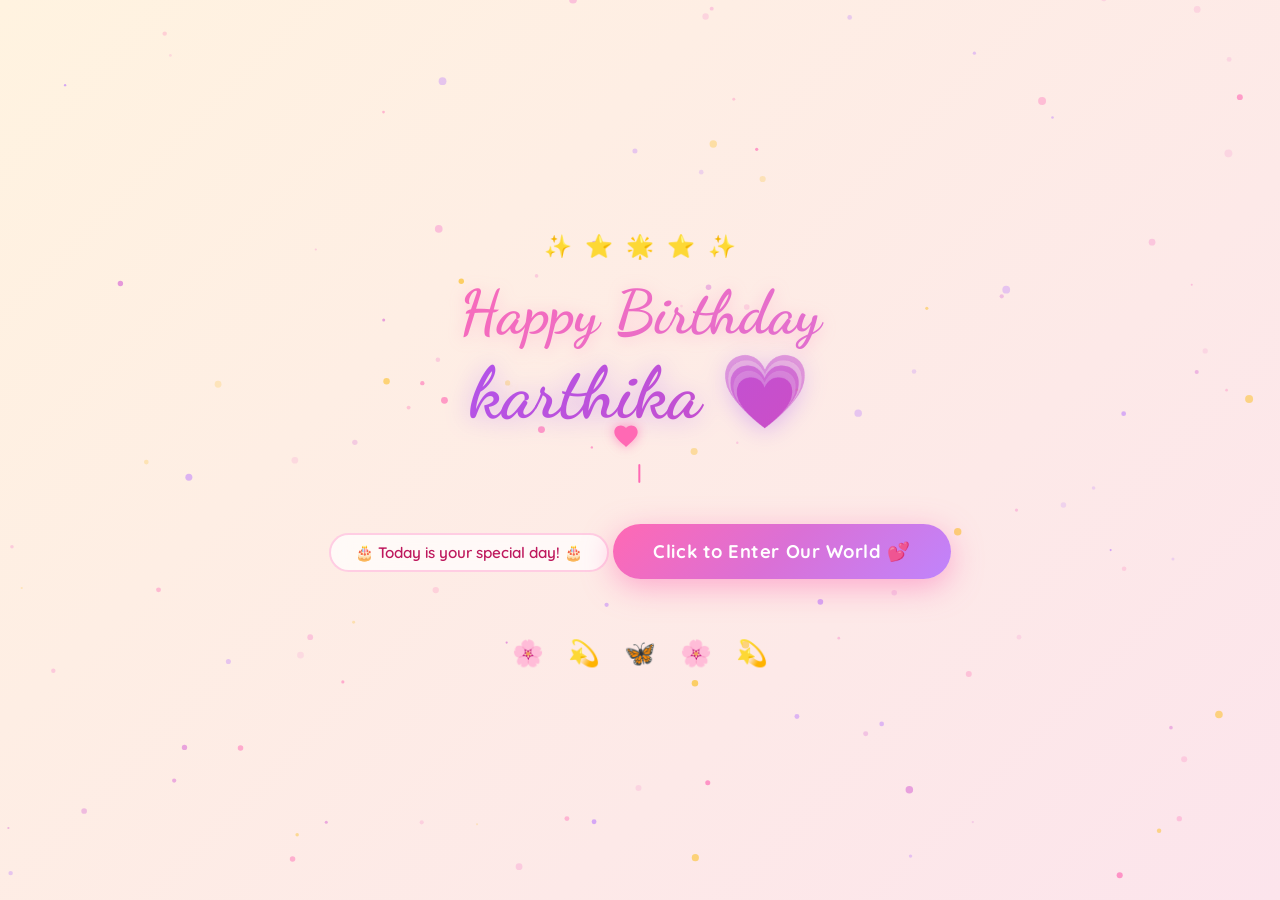
<file: index.html>
<!DOCTYPE html>
<html lang="en">

<head>
    <meta charset="UTF-8">
    <meta name="viewport" content="width=device-width, initial-scale=1.0">
    <title>Happy Birthday karthika 💗</title>
    <meta name="description" content="A special birthday surprise just for you, karthika 💖">
    <link
        href="https://fonts.googleapis.com/css2?family=Dancing+Script:wght@600;700&family=Quicksand:wght@400;500;600;700&display=swap"
        rel="stylesheet">
    <script src="https://cdnjs.cloudflare.com/ajax/libs/gsap/3.12.2/gsap.min.js"></script>
    <link rel="stylesheet" href="style.css">
</head>

<body>
    <!-- Custom Cursor -->
    <div class="cursor">
        <svg viewBox="0 0 24 24">
            <path fill="#ff69b4"
                d="M12 21.35l-1.45-1.32C5.4 15.36 2 12.28 2 8.5 2 5.42 4.42 3 7.5 3c1.74 0 3.41.81 4.5 2.09C13.09 3.81 14.76 3 16.5 3 19.58 3 22 5.42 22 8.5c0 3.78-3.4 6.86-8.55 11.54L12 21.35z" />
        </svg>
    </div>

    <!-- Particles Canvas -->
    <canvas id="particleCanvas"></canvas>

    <!-- Floating Petals -->
    <div class="petals-container" id="petals"></div>

    <div class="container">
        <!-- Decorative top stars -->
        <div class="star-row">
            <span>✨</span><span>⭐</span><span>🌟</span><span>⭐</span><span>✨</span>
        </div>

        <div class="title-wrap">
            <h1 class="main-title" id="mainTitle">Happy Birthday</h1>
            <h1 class="name-title" id="nameTitle">karthika 💗</h1>
        </div>

        <div class="greeting" id="greeting"></div>

        <div class="badge">🎂 Today is your special day! 🎂</div>

        <button class="cta-button" id="ctaBtn">
            <span class="btn-text">Click to Enter Our World 💕</span>
            <span class="btn-shine"></span>
        </button>

        <div class="bottom-emojis">
            <span class="float-em" style="--d:0s">🌸</span>
            <span class="float-em" style="--d:0.3s">💫</span>
            <span class="float-em" style="--d:0.6s">🦋</span>
            <span class="float-em" style="--d:0.9s">🌸</span>
            <span class="float-em" style="--d:1.2s">💫</span>
        </div>
    </div>

    <script src="script.js"></script>
</body>

</html>
</file>
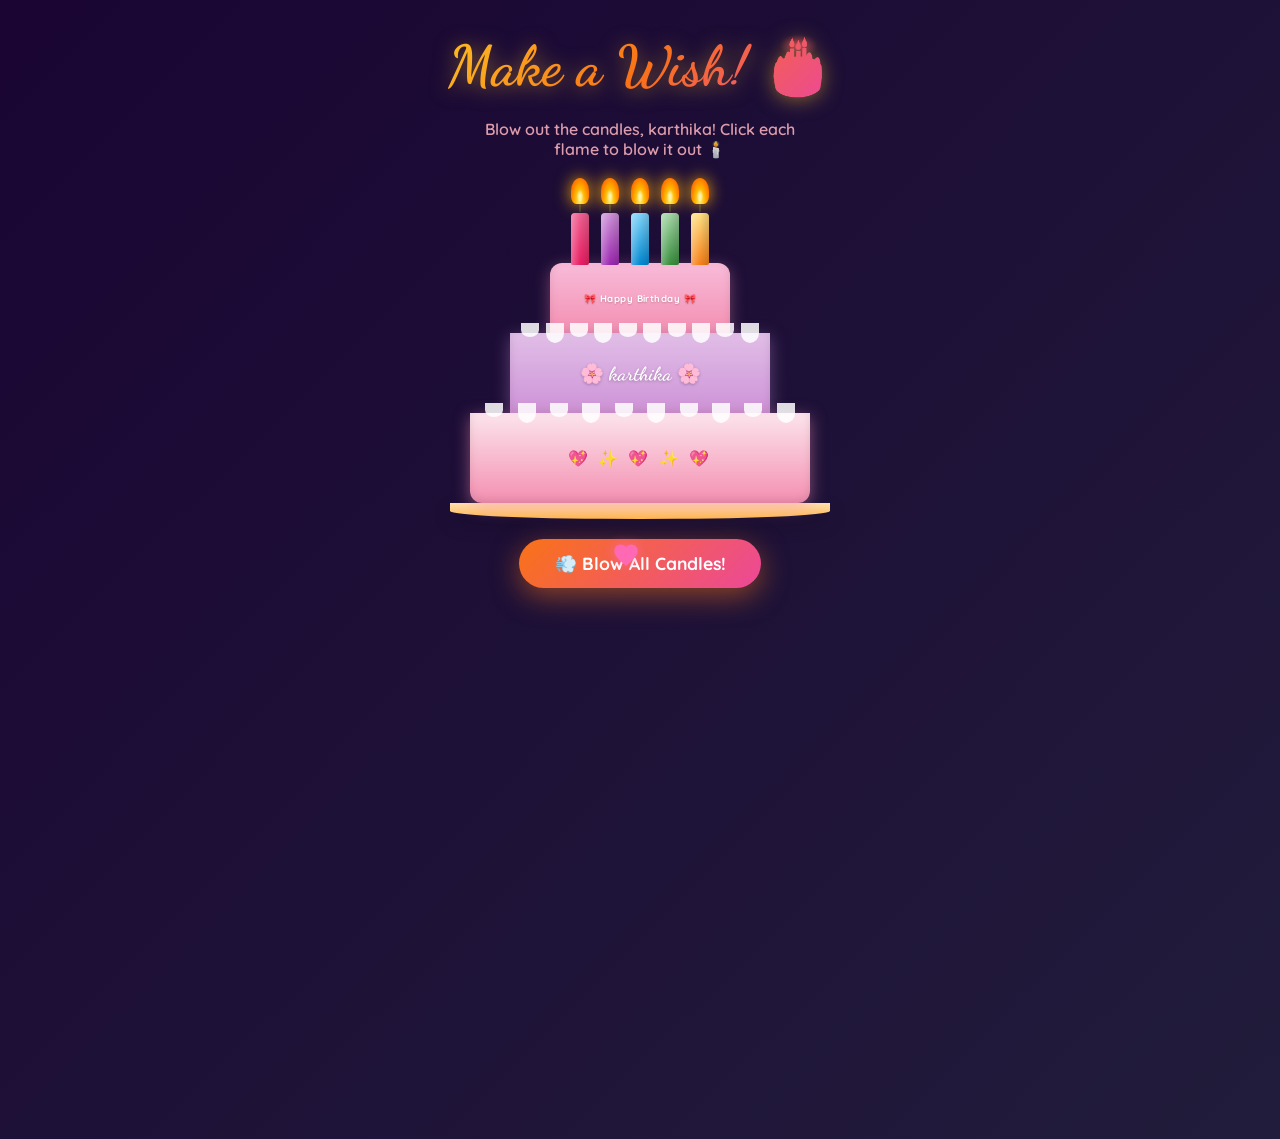
<file: cake.html>
<!DOCTYPE html>
<html lang="en">

<head>
    <meta charset="UTF-8">
    <meta name="viewport" content="width=device-width, initial-scale=1.0">
    <title>Make a Wish! 🎂</title>
    <meta name="description" content="Blow out the candles and make a birthday wish, karthika! 🎂">
    <link
        href="https://fonts.googleapis.com/css2?family=Dancing+Script:wght@600;700&family=Quicksand:wght@400;500;600;700&display=swap"
        rel="stylesheet">
    <script src="https://cdnjs.cloudflare.com/ajax/libs/gsap/3.12.2/gsap.min.js"></script>
    <link rel="stylesheet" href="cake.css">
</head>

<body>

    <!-- Custom Cursor -->
    <div class="cursor">
        <svg viewBox="0 0 24 24">
            <path fill="#ff69b4"
                d="M12 21.35l-1.45-1.32C5.4 15.36 2 12.28 2 8.5 2 5.42 4.42 3 7.5 3c1.74 0 3.41.81 4.5 2.09C13.09 3.81 14.76 3 16.5 3 19.58 3 22 5.42 22 8.5c0 3.78-3.4 6.86-8.55 11.54L12 21.35z" />
        </svg>
    </div>

    <!-- Confetti layer (populated by JS) -->
    <div class="confetti-layer" id="confettiLayer"></div>

    <!-- Floating stars -->
    <div class="stars-wrap" id="starsWrap"></div>

    <div class="page-wrap">

        <h1 class="cake-title" id="cakeTitle">Make a Wish! 🎂</h1>
        <p class="cake-subtitle" id="cakeSubtitle">Blow out the candles, karthika! Click each flame to blow it out 🕯️
        </p>

        <!-- ── CSS Cake ── -->
        <div class="cake-scene" id="cakeScene">

            <!-- Candles row -->
            <div class="candles-row" id="candlesRow">
                <!-- 5 candles, generated in JS -->
            </div>

            <!-- Cake tiers -->
            <div class="cake-top-tier">
                <div class="tier-deco">🎀 Happy Birthday 🎀</div>
            </div>
            <div class="cake-mid-tier">
                <div class="frosting-drips">
                    <span></span><span></span><span></span><span></span><span></span>
                    <span></span><span></span><span></span><span></span><span></span>
                </div>
                <div class="tier-deco-mid">🌸 karthika 🌸</div>
            </div>
            <div class="cake-bot-tier">
                <div class="frosting-drips">
                    <span></span><span></span><span></span><span></span><span></span>
                    <span></span><span></span><span></span><span></span><span></span>
                </div>
                <div class="tier-deco-bot">💖 ✨ 💖 ✨ 💖</div>
            </div>
            <div class="cake-plate"></div>
        </div>

        <!-- Blow all button -->
        <button class="blow-btn" id="blowAllBtn">
            💨 Blow All Candles!
            <span class="btn-shine"></span>
        </button>

        <!-- Wish reveal (hidden until all blown) -->
        <div class="wish-reveal" id="wishReveal">
            <div class="wish-emoji-row">🎉 🎊 🥳 🎈 🎁</div>
            <h2 class="wish-title">Your Wish is Granted! ✨</h2>
            <p class="wish-text">
                May every single dream of yours bloom into reality, karthika.<br>
                You deserve all the happiness this world can hold — and more. 🌸<br>
                <em>This year is going to be the most magical one yet!</em> 💖
            </p>
            <div class="wish-hearts">💗 💖 💝 💗 💖</div>
            <button class="wish-next-btn" id="wishNextBtn">
                See Our Memories 📸
                <span class="btn-shine"></span>
            </button>
        </div>

    </div>

    <script src="cake.js"></script>
</body>

</html>
</file>
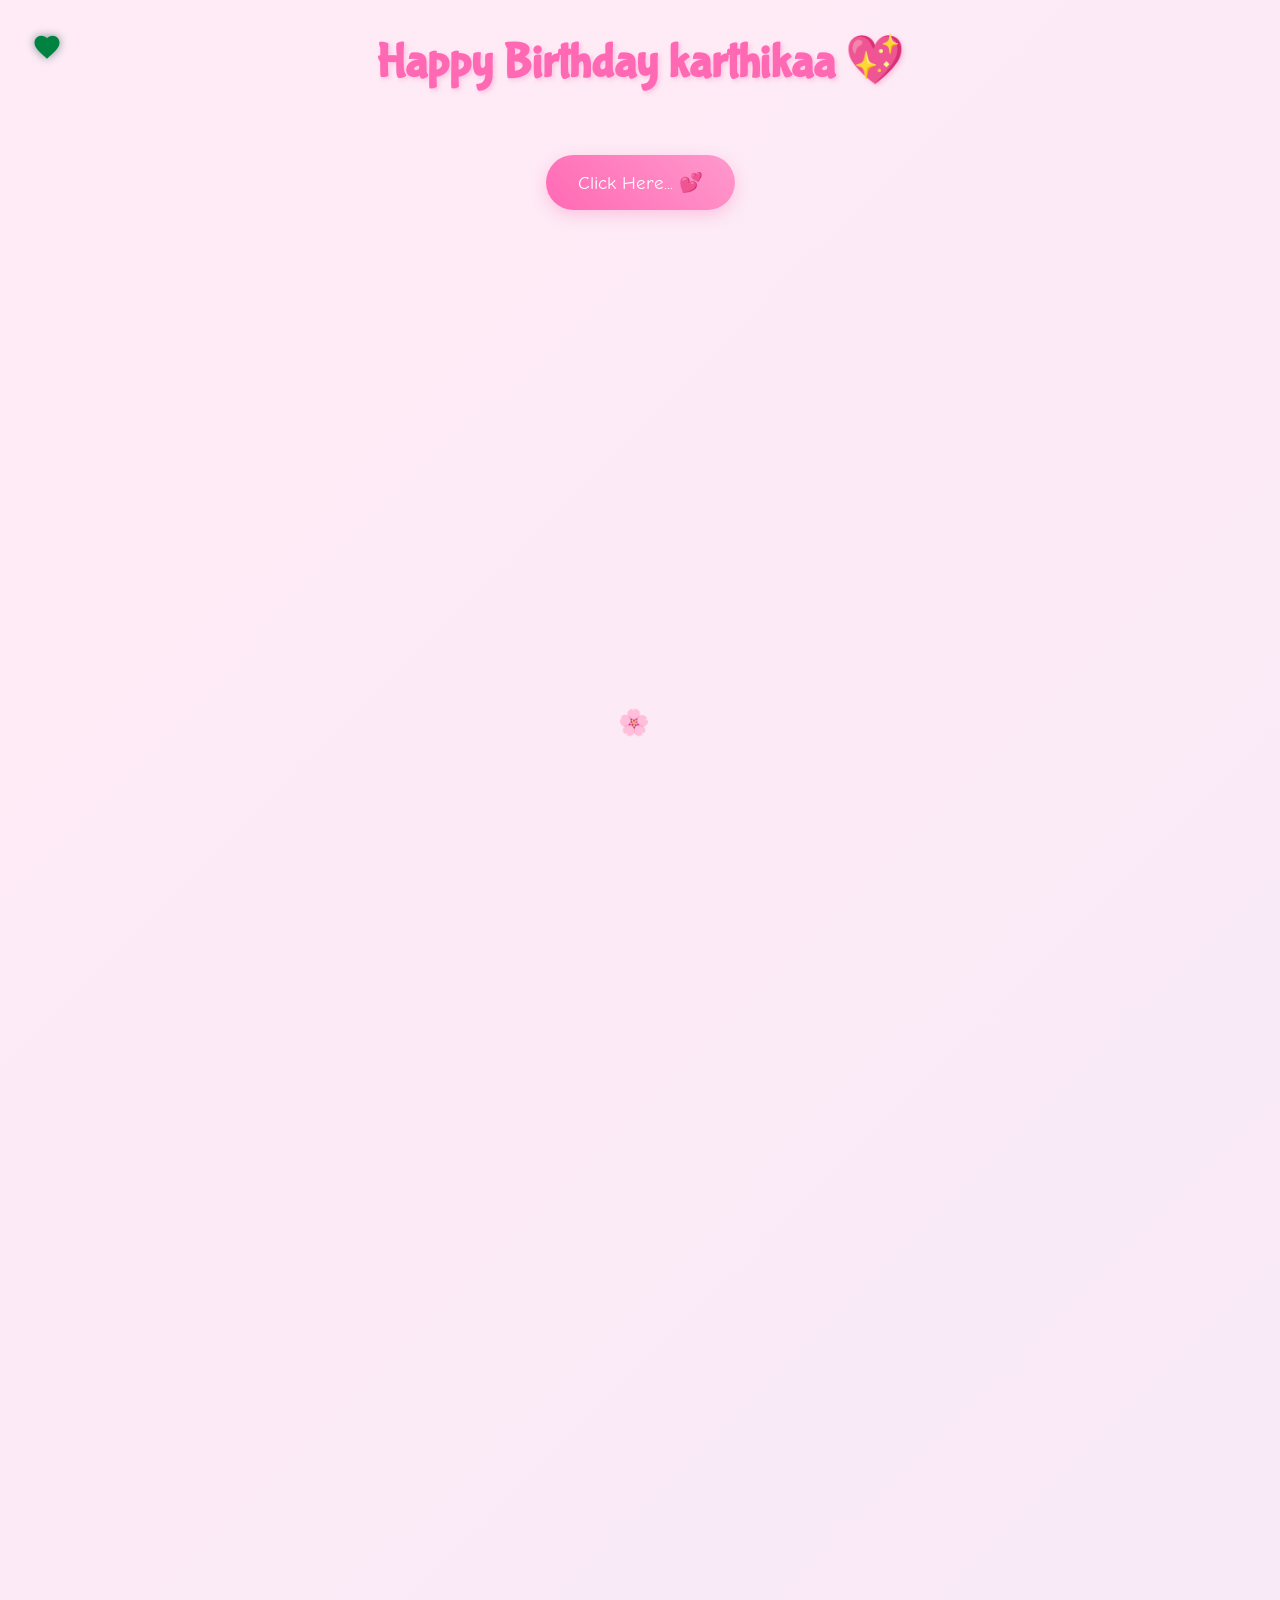
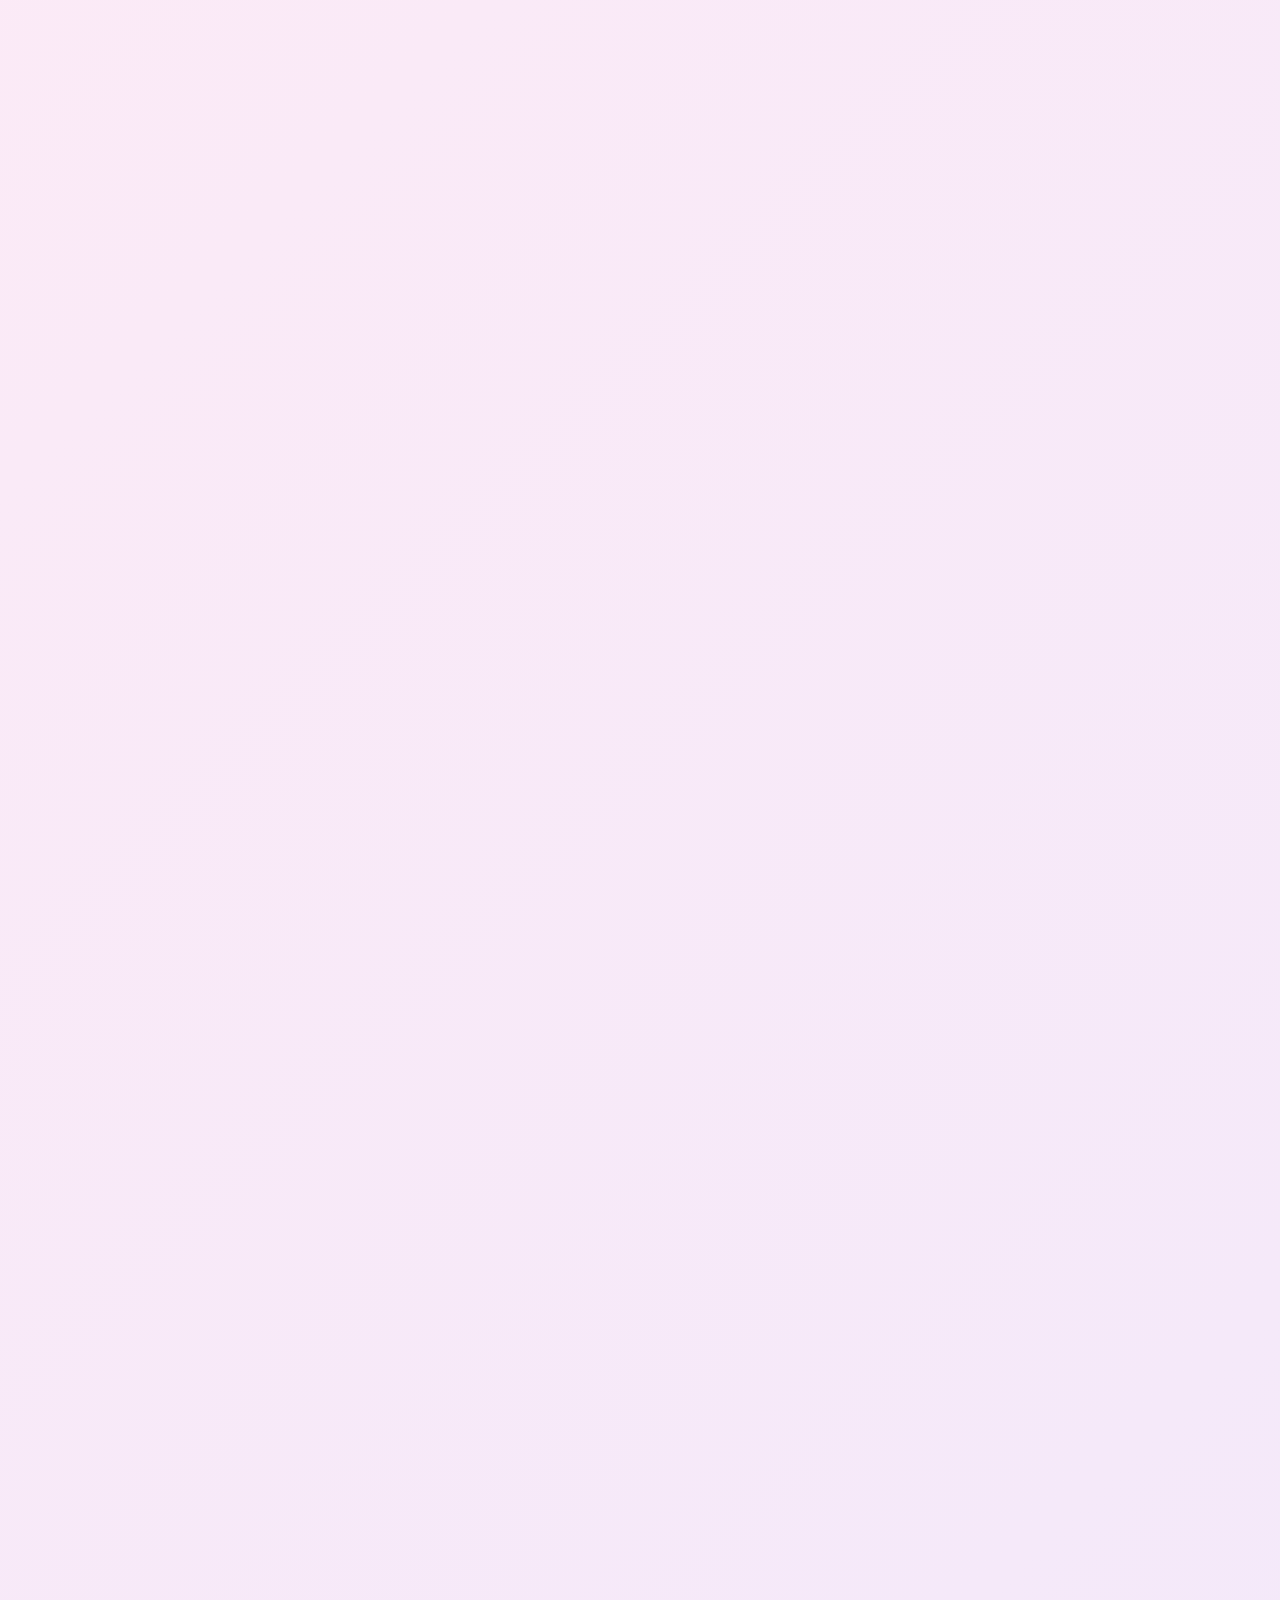
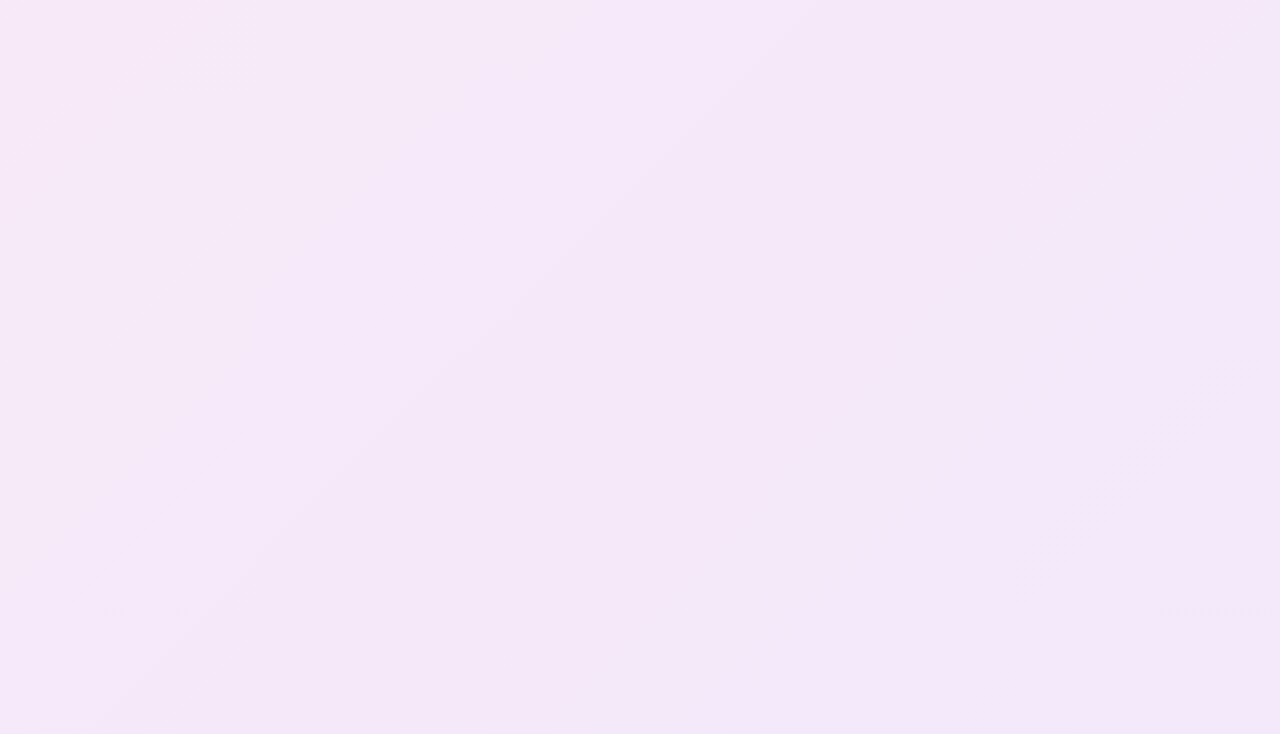
<file: cause.html>
<!DOCTYPE html>
<html lang="en">

<head>
    <meta charset="UTF-8">
    <meta name="viewport" content="width=device-width, initial-scale=1.0">
    <title>Why You're My Best Friend! 💖</title>
    <script src="https://cdnjs.cloudflare.com/ajax/libs/gsap/3.12.2/gsap.min.js"></script>
    <link rel="stylesheet" href="./cause.css">
    <style>

    </style>
</head>

<body>
    <div class="custom-cursor">
        <svg viewBox="0 0 24 24">
            <path fill="#ff69b4"
                d="M12 21.35l-1.45-1.32C5.4 15.36 2 12.28 2 8.5 2 5.42 4.42 3 7.5 3c1.74 0 3.41.81 4.5 2.09C13.09 3.81 14.76 3 16.5 3 19.58 3 22 5.42 22 8.5c0 3.78-3.4 6.86-8.55 11.54L12 21.35z" />
        </svg>
    </div>

    <div class="container">
        <h1>Happy Birthday karthikaa 💖</h1>

        <div id="reasons-container"></div>

        <button class="shuffle-button">Click Here... 💕</button>
        <div class="reason-counter"></div>

        <div class="ending-section">
            <div class="teddy-hug">
                <img src="./image1.jpg" alt="Teddy Hug">
            </div>
            <div class="ending-text">You're the BESTEST ! 💖</div>
        </div>
    </div>

    <script src="cause.js">

    </script>
</body>

</html>
</file>
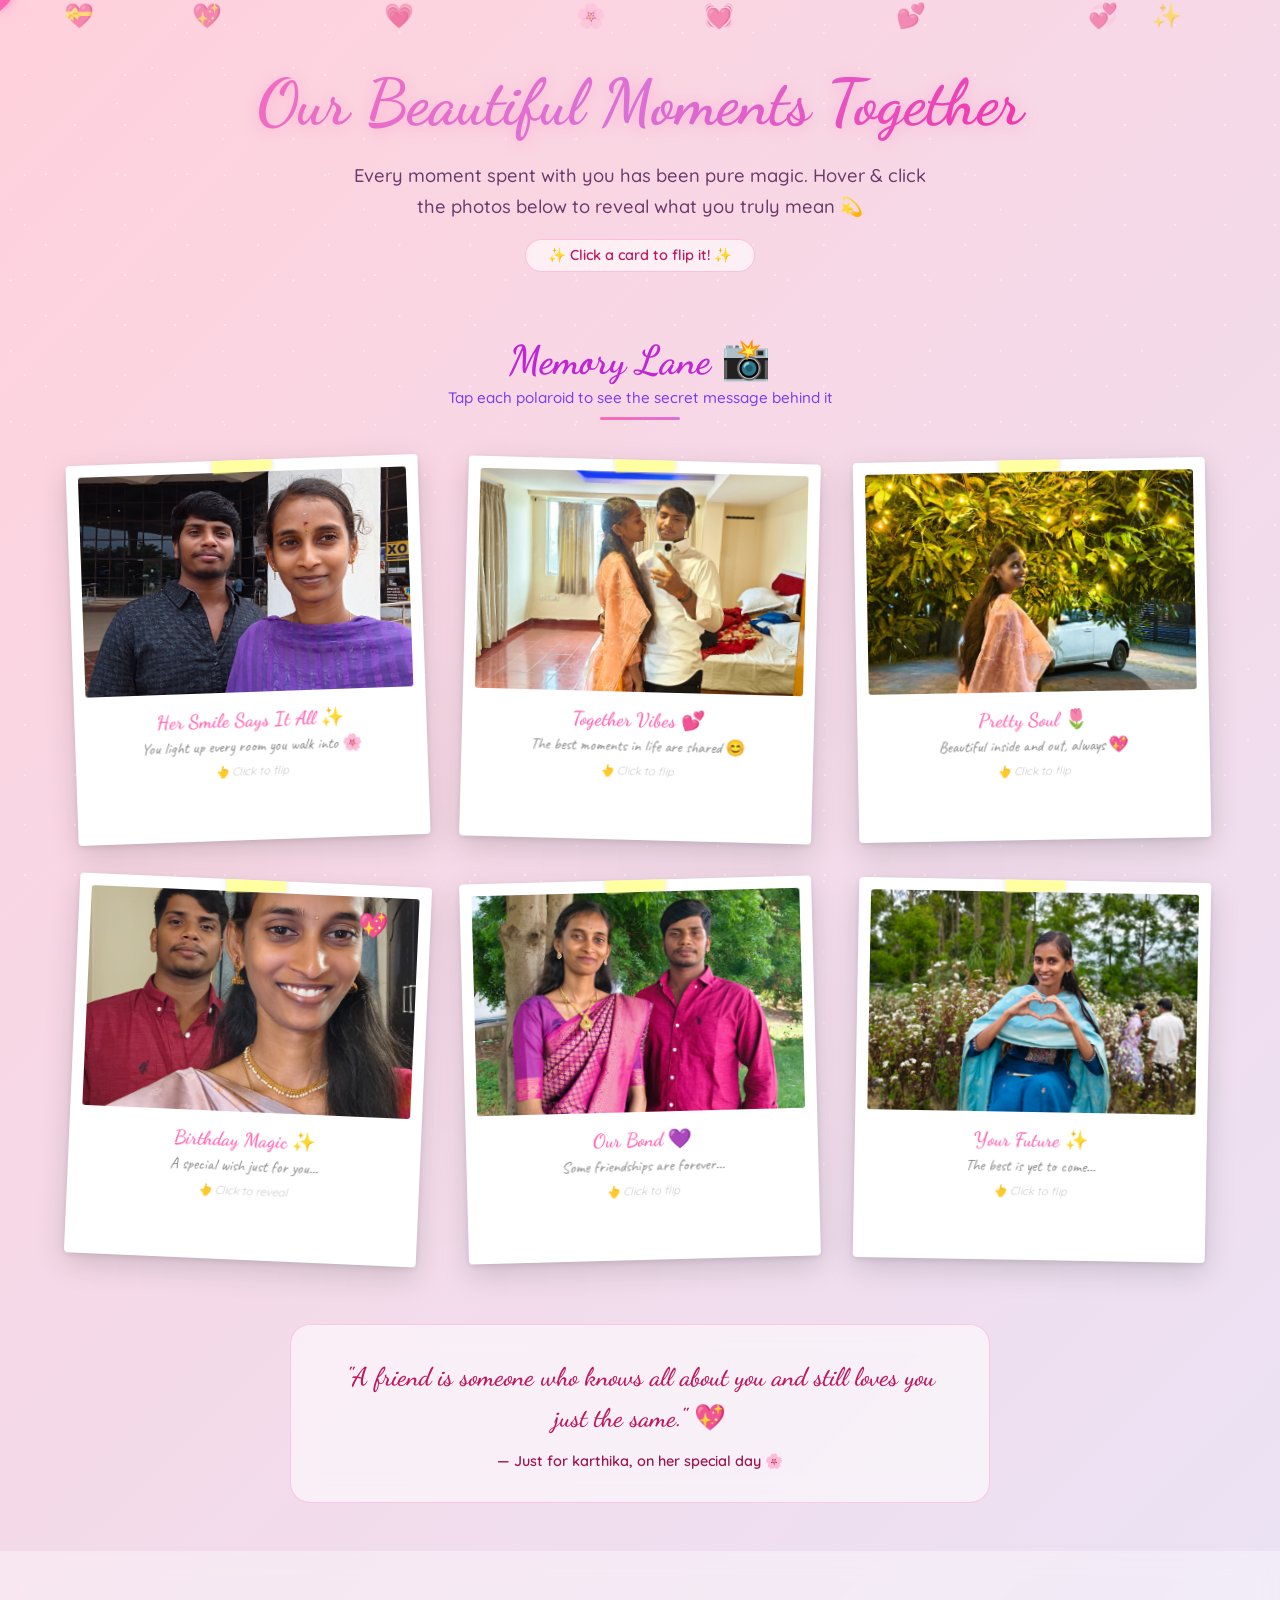
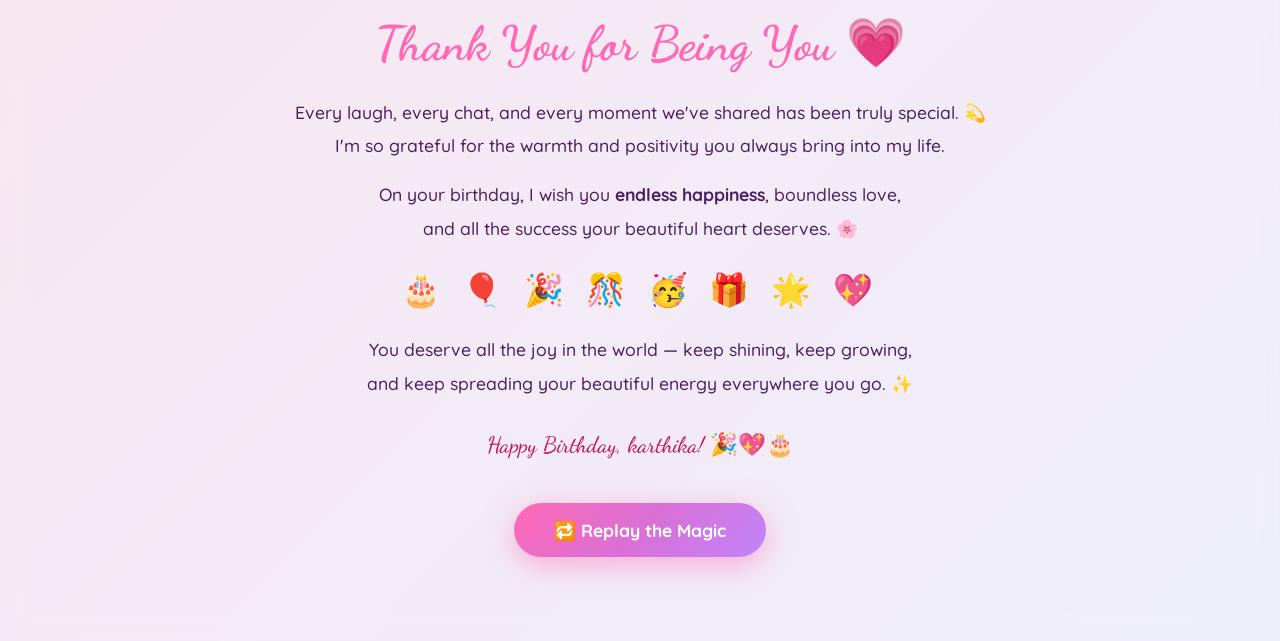
<file: last.html>
<!DOCTYPE html>
<html lang="en">

<head>
    <meta charset="UTF-8">
    <meta name="viewport" content="width=device-width, initial-scale=1.0">
    <title>Our Beautiful Memories ✨</title>
    <meta name="description" content="A collection of beautiful memories for karthika's birthday 💖">
    <link
        href="https://fonts.googleapis.com/css2?family=Dancing+Script:wght@600;700&family=Quicksand:wght@300;400;500;600;700&family=Caveat:wght@400;600&display=swap"
        rel="stylesheet">
    <style>
        /* ─── Reset ─── */
        * {
            margin: 0;
            padding: 0;
            box-sizing: border-box;
            cursor: none;
        }

        /* ─── Body ─── */
        body {
            min-height: 100vh;
            background: linear-gradient(135deg, #ffd1dc 0%, #e6e6fa 25%, #ffefd5 50%, #e6e6fa 75%, #ffd1dc 100%);
            background-size: 400% 400%;
            animation: gradientFlow 15s ease infinite;
            font-family: 'Quicksand', sans-serif;
            overflow-x: hidden;
            color: #4a4a4a;
        }

        @keyframes gradientFlow {

            0%,
            100% {
                background-position: 0% 50%;
            }

            50% {
                background-position: 100% 50%;
            }
        }

        /* ─── Custom Cursor ─── */
        .cursor {
            width: 28px;
            height: 28px;
            position: fixed;
            pointer-events: none;
            z-index: 9999;
            transform: translate(-50%, -50%);
            filter: drop-shadow(0 0 6px rgba(255, 105, 180, 0.7));
        }

        .cursor svg {
            width: 100%;
            height: 100%;
        }

        /* ─── Sparkle Layer ─── */
        .magic-sparkles {
            position: fixed;
            top: 0;
            left: 0;
            width: 100%;
            height: 100%;
            pointer-events: none;
            z-index: 1;
        }

        .magic-sparkles::before,
        .magic-sparkles::after {
            content: '';
            position: absolute;
            width: 100%;
            height: 100%;
            background-image: radial-gradient(circle, white 1px, transparent 1px);
            background-size: 50px 50px;
            animation: sparkleLayer 8s linear infinite;
            opacity: 0.4;
        }

        .magic-sparkles::after {
            animation-delay: -4s;
            transform: rotate(45deg);
        }

        @keyframes sparkleLayer {
            0% {
                transform: translateY(0);
            }

            100% {
                transform: translateY(-50px);
            }
        }

        /* ─── Floating Hearts ─── */
        .floating-hearts {
            position: fixed;
            width: 100%;
            height: 100%;
            pointer-events: none;
            z-index: 2;
        }

        .heart {
            position: absolute;
            font-size: 1.5rem;
            color: rgba(255, 105, 180, 0.6);
            animation: floatHeart var(--float-duration, 6s) ease-in-out infinite;
            animation-delay: var(--delay, 0s);
        }

        @keyframes floatHeart {
            0% {
                transform: translate(0, 100vh) rotate(0deg);
            }

            100% {
                transform: translate(var(--translate-x, 0), -100vh) rotate(360deg);
            }
        }

        /* ─── Welcome Section ─── */
        .welcome {
            text-align: center;
            padding: 4rem 2rem 2rem;
            position: relative;
            z-index: 3;
        }

        .welcome h1 {
            font-family: 'Dancing Script', cursive;
            font-size: 4rem;
            font-weight: 700;
            background: linear-gradient(135deg, #ff69b4, #da70d6, #ff1493);
            -webkit-background-clip: text;
            -webkit-text-fill-color: transparent;
            background-clip: text;
            filter: drop-shadow(0 2px 8px rgba(255, 105, 180, 0.35));
            animation: fadeInScale 1.5s ease;
        }

        .welcome p {
            font-size: 1.15rem;
            max-width: 600px;
            margin: 1.2rem auto 0;
            line-height: 1.7;
            color: #6b3a6b;
            font-weight: 500;
            animation: fadeIn 1.5s ease 0.5s both;
        }

        .welcome-badge {
            display: inline-block;
            margin-top: 1rem;
            padding: 0.4rem 1.4rem;
            background: rgba(255, 255, 255, 0.6);
            backdrop-filter: blur(8px);
            border: 1.5px solid rgba(255, 105, 180, 0.35);
            border-radius: 50px;
            font-size: 0.9rem;
            font-weight: 600;
            color: #be185d;
            animation: fadeIn 1s ease 1s both;
        }

        /* ─── Section Headers ─── */
        .section-header {
            text-align: center;
            padding: 2rem 1rem 0.5rem;
            position: relative;
            z-index: 3;
        }

        .section-header h2 {
            font-family: 'Dancing Script', cursive;
            font-size: 2.5rem;
            color: #c026d3;
            margin-bottom: 0.3rem;
        }

        .section-header p {
            font-size: 0.95rem;
            color: #7c3aed;
            font-weight: 500;
        }

        .divider {
            width: 80px;
            height: 3px;
            background: linear-gradient(90deg, #ff69b4, #da70d6);
            border-radius: 2px;
            margin: 0.6rem auto 0;
        }

        /* ─── Polaroid / Flip Cards Grid ─── */
        .memory-container {
            max-width: 1200px;
            margin: 0 auto;
            padding: 2rem;
            display: grid;
            grid-template-columns: repeat(auto-fit, minmax(280px, 1fr));
            gap: 2.5rem;
            z-index: 3;
            position: relative;
        }

        /* Polaroid tilt effect */
        .polaroid-wrap {
            perspective: 1000px;
        }

        .polaroid-wrap:nth-child(1) {
            transform: rotate(-2deg);
        }

        .polaroid-wrap:nth-child(2) {
            transform: rotate(1.5deg);
        }

        .polaroid-wrap:nth-child(3) {
            transform: rotate(-1deg);
        }

        .polaroid-wrap:nth-child(4) {
            transform: rotate(2.5deg);
        }

        .polaroid-wrap:nth-child(5) {
            transform: rotate(-1.5deg);
        }

        .polaroid-wrap:nth-child(6) {
            transform: rotate(1deg);
        }

        .polaroid-wrap:hover {
            transform: rotate(0deg) scale(1.04);
            transition: transform 0.4s ease;
            z-index: 10;
        }

        /* Flip Card */
        .flip-card {
            width: 100%;
            min-height: 380px;
            position: relative;
            transform-style: preserve-3d;
            transition: transform 0.7s cubic-bezier(0.4, 0, 0.2, 1);
            cursor: pointer;
        }

        .flip-card.flipped {
            transform: rotateY(180deg);
        }

        /* Card faces */
        .flip-front,
        .flip-back {
            position: absolute;
            top: 0;
            left: 0;
            width: 100%;
            height: 100%;
            backface-visibility: hidden;
            -webkit-backface-visibility: hidden;
            border-radius: 4px;
            overflow: hidden;
        }

        /* Front — polaroid */
        .flip-front {
            background: white;
            box-shadow: 0 10px 30px rgba(0, 0, 0, 0.15), 0 2px 6px rgba(0, 0, 0, 0.1);
            display: flex;
            flex-direction: column;
            padding: 12px 12px 0;
        }

        /* Tape decoration */
        .flip-front::before {
            content: '';
            position: absolute;
            top: -10px;
            left: 50%;
            transform: translateX(-50%) rotate(-3deg);
            width: 60px;
            height: 22px;
            background: rgba(255, 255, 100, 0.6);
            border-radius: 2px;
            box-shadow: 0 2px 6px rgba(0, 0, 0, 0.1);
            z-index: 2;
        }

        .polaroid-img {
            width: 100%;
            height: 220px;
            object-fit: cover;
            border-radius: 3px;
            display: block;
            transition: transform 0.4s ease;
        }

        .flip-front:hover .polaroid-img {
            transform: scale(1.03);
        }

        .polaroid-caption-wrap {
            padding: 1rem 0.5rem 1.2rem;
            text-align: center;
        }

        .polaroid-date {
            font-family: 'Dancing Script', cursive;
            font-size: 1.2rem;
            color: #ff69b4;
            font-weight: 700;
            margin-bottom: 0.3rem;
        }

        .polaroid-caption {
            font-size: 0.85rem;
            color: #888;
            font-family: 'Caveat', cursive;
            font-size: 1rem;
        }

        .flip-hint {
            font-size: 0.7rem;
            color: #ccc;
            margin-top: 0.5rem;
            font-style: italic;
        }

        /* Back — quote card */
        .flip-back {
            transform: rotateY(180deg);
            display: flex;
            flex-direction: column;
            align-items: center;
            justify-content: center;
            padding: 2rem 1.5rem;
            text-align: center;
            gap: 1rem;
        }

        .back-icon {
            font-size: 3rem;
            animation: heartPulse 1.5s ease-in-out infinite;
        }

        @keyframes heartPulse {

            0%,
            100% {
                transform: scale(1);
            }

            50% {
                transform: scale(1.15);
            }
        }

        .back-title {
            font-family: 'Dancing Script', cursive;
            font-size: 1.5rem;
            font-weight: 700;
            color: white;
        }

        .back-quote {
            font-family: 'Caveat', cursive;
            font-size: 1.15rem;
            color: rgba(255, 255, 255, 0.9);
            line-height: 1.7;
        }

        .back-tag {
            font-size: 0.8rem;
            color: rgba(255, 255, 255, 0.6);
            font-style: italic;
            letter-spacing: 0.05em;
        }

        /* Back card gradient colors per card */
        .polaroid-wrap:nth-child(1) .flip-back {
            background: linear-gradient(135deg, #ff69b4, #ff1493);
        }

        .polaroid-wrap:nth-child(2) .flip-back {
            background: linear-gradient(135deg, #a855f7, #7c3aed);
        }

        .polaroid-wrap:nth-child(3) .flip-back {
            background: linear-gradient(135deg, #f97316, #ec4899);
        }

        .polaroid-wrap:nth-child(4) .flip-back {
            background: linear-gradient(135deg, #06b6d4, #3b82f6);
        }

        .polaroid-wrap:nth-child(5) .flip-back {
            background: linear-gradient(135deg, #10b981, #3b82f6);
        }

        .polaroid-wrap:nth-child(6) .flip-back {
            background: linear-gradient(135deg, #f43f5e, #a855f7);
        }

        /* ─── Extra Quote Banner ─── */
        .quote-banner {
            max-width: 700px;
            margin: 1rem auto 0;
            padding: 2rem 2.5rem;
            background: rgba(255, 255, 255, 0.55);
            backdrop-filter: blur(12px);
            border: 1.5px solid rgba(255, 105, 180, 0.3);
            border-radius: 20px;
            text-align: center;
            position: relative;
            z-index: 3;
        }

        .quote-banner blockquote {
            font-family: 'Dancing Script', cursive;
            font-size: 1.6rem;
            color: #be185d;
            line-height: 1.6;
            font-weight: 600;
        }

        .quote-banner cite {
            display: block;
            margin-top: 0.8rem;
            font-size: 0.9rem;
            color: #9d174d;
            font-style: normal;
            font-weight: 600;
        }

        /* ─── Final Message Section ─── */
        .final-message {
            text-align: center;
            padding: 4rem 2rem 5rem;
            background: rgba(255, 255, 255, 0.35);
            backdrop-filter: blur(12px);
            margin-top: 3rem;
            position: relative;
            z-index: 3;
        }

        .final-message h2 {
            font-family: 'Dancing Script', cursive;
            font-size: 3rem;
            color: #ff69b4;
            margin-bottom: 1.5rem;
            animation: heartbeat 2s infinite;
        }

        @keyframes heartbeat {

            0%,
            100% {
                transform: scale(1);
            }

            50% {
                transform: scale(1.08);
            }
        }

        .final-message .msg-line {
            font-size: 1.1rem;
            max-width: 750px;
            margin: 0 auto 1rem;
            line-height: 1.9;
            color: #4a2060;
            font-weight: 500;
        }

        .final-emoji-row {
            font-size: 2rem;
            letter-spacing: 0.4rem;
            margin: 1.5rem 0;
            animation: heartPulse 2s ease-in-out infinite;
        }

        /* ─── Goodbye Button ─── */
        .goodbye-btn {
            display: inline-block;
            padding: 1rem 2.5rem;
            font-size: 1.1rem;
            font-weight: 700;
            font-family: 'Quicksand', sans-serif;
            background: linear-gradient(135deg, #ff69b4, #da70d6, #c084fc);
            color: white;
            border: none;
            border-radius: 60px;
            cursor: pointer;
            text-decoration: none;
            transition: transform 0.3s, box-shadow 0.3s;
            box-shadow: 0 8px 30px rgba(255, 105, 180, 0.5);
            animation: float 3s ease-in-out infinite;
            position: relative;
            overflow: hidden;
        }

        .goodbye-btn:hover {
            transform: translateY(-5px) scale(1.05);
            box-shadow: 0 12px 40px rgba(255, 105, 180, 0.7);
        }

        .goodbye-btn .btn-shine {
            position: absolute;
            top: 0;
            left: -100%;
            width: 60%;
            height: 100%;
            background: linear-gradient(90deg, transparent, rgba(255, 255, 255, 0.4), transparent);
            transform: skewX(-20deg);
            animation: btnShine 3s ease-in-out infinite 2s;
        }

        @keyframes float {

            0%,
            100% {
                transform: translateY(0);
            }

            50% {
                transform: translateY(-10px);
            }
        }

        @keyframes btnShine {
            0% {
                left: -100%;
            }

            40% {
                left: 150%;
            }

            100% {
                left: 150%;
            }
        }

        /* ─── Scrollbar ─── */
        ::-webkit-scrollbar {
            width: 10px;
        }

        ::-webkit-scrollbar-track {
            background: rgba(255, 255, 255, 0.3);
        }

        ::-webkit-scrollbar-thumb {
            background: linear-gradient(#ff69b4, #da70d6);
            border-radius: 5px;
        }

        /* ─── Animations ─── */
        @keyframes fadeInScale {
            0% {
                opacity: 0;
                transform: scale(0.8);
            }

            100% {
                opacity: 1;
                transform: scale(1);
            }
        }

        @keyframes fadeIn {
            0% {
                opacity: 0;
            }

            100% {
                opacity: 1;
            }
        }

        /* ─── Responsive ─── */
        @media (max-width: 768px) {
            .welcome h1 {
                font-size: 2.8rem;
            }

            .memory-container {
                grid-template-columns: 1fr;
                padding: 1rem;
            }

            .final-message h2 {
                font-size: 2.2rem;
            }

            .section-header h2 {
                font-size: 2rem;
            }
        }
    </style>
</head>

<body>
    <!-- Cursor -->
    <div class="cursor">
        <svg viewBox="0 0 24 24">
            <path fill="#ff69b4"
                d="M12 21.35l-1.45-1.32C5.4 15.36 2 12.28 2 8.5 2 5.42 4.42 3 7.5 3c1.74 0 3.41.81 4.5 2.09C13.09 3.81 14.76 3 16.5 3 19.58 3 22 5.42 22 8.5c0 3.78-3.4 6.86-8.55 11.54L12 21.35z" />
        </svg>
    </div>

    <div class="magic-sparkles"></div>

    <div class="floating-hearts">
        <div class="heart" style="left:5%;  --float-duration:6s; --delay:0s;  --translate-x:20px">💝</div>
        <div class="heart" style="left:15%; --float-duration:8s; --delay:1s;  --translate-x:-30px">💖</div>
        <div class="heart" style="left:30%; --float-duration:7s; --delay:2s;  --translate-x:40px">💗</div>
        <div class="heart" style="left:55%; --float-duration:9s; --delay:0.5s;--translate-x:-20px">💓</div>
        <div class="heart" style="left:70%; --float-duration:5s; --delay:3s;  --translate-x:30px">💕</div>
        <div class="heart" style="left:85%; --float-duration:7s; --delay:1.5s;--translate-x:-25px">💞</div>
        <div class="heart" style="left:45%; --float-duration:6s; --delay:4s;  --translate-x:15px">🌸</div>
        <div class="heart" style="left:90%; --float-duration:8s; --delay:2.5s;--translate-x:-35px">✨</div>
    </div>

    <!-- Welcome -->
    <section class="welcome">
        <h1>Our Beautiful Moments Together</h1>
        <p>Every moment spent with you has been pure magic. Hover & click the photos below to reveal what you truly mean
            💫</p>
        <div class="welcome-badge">✨ Click a card to flip it! ✨</div>
    </section>

    <!-- Section header -->
    <div class="section-header">
        <h2>Memory Lane 📸</h2>
        <p>Tap each polaroid to see the secret message behind it</p>
        <div class="divider"></div>
    </div>

    <!-- Polaroid Flip Cards -->
    <div class="memory-container">

        <!-- Card 1 -->
        <div class="polaroid-wrap" onclick="this.querySelector('.flip-card').classList.toggle('flipped')">
            <div class="flip-card">
                <div class="flip-front">
                    <img src="./image1.jpg?v=2" alt="Memory 1" class="polaroid-img">
                    <div class="polaroid-caption-wrap">
                        <div class="polaroid-date">Her Smile Says It All ✨</div>
                        <div class="polaroid-caption">You light up every room you walk into 🌸</div>
                        <div class="flip-hint">👆 Click to flip</div>
                    </div>
                </div>
                <div class="flip-back">
                    <div class="back-icon">💖</div>
                    <div class="back-title">Pure Gold</div>
                    <div class="back-quote">"You're truly one of the sweetest girls I know, and I feel incredibly lucky
                        to have you in my life. Your kindness is rare and precious."</div>
                    <div class="back-tag">— A note from the heart ❤️</div>
                </div>
            </div>
        </div>

        <!-- Card 2 -->
        <div class="polaroid-wrap" onclick="this.querySelector('.flip-card').classList.toggle('flipped')">
            <div class="flip-card">
                <div class="flip-front">
                    <img src="./image2.jpg?v=2" alt="Memory 2" class="polaroid-img">
                    <div class="polaroid-caption-wrap">
                        <div class="polaroid-date">Together Vibes 💕</div>
                        <div class="polaroid-caption">The best moments in life are shared 😊</div>
                        <div class="flip-hint">👆 Click to flip</div>
                    </div>
                </div>
                <div class="flip-back">
                    <div class="back-icon">🌟</div>
                    <div class="back-title">Endless Happiness</div>
                    <div class="back-quote">"May your journey ahead be filled with happiness, success, and endless
                        smiles. You deserve every beautiful thing this world has to offer."</div>
                    <div class="back-tag">— Wishing you the universe 💫</div>
                </div>
            </div>
        </div>

        <!-- Card 3 -->
        <div class="polaroid-wrap" onclick="this.querySelector('.flip-card').classList.toggle('flipped')">
            <div class="flip-card">
                <div class="flip-front">
                    <img src="./image3.jpg?v=2" alt="Memory 3" class="polaroid-img">
                    <div class="polaroid-caption-wrap">
                        <div class="polaroid-date">Pretty Soul 🌷</div>
                        <div class="polaroid-caption">Beautiful inside and out, always 💖</div>
                        <div class="flip-hint">👆 Click to flip</div>
                    </div>
                </div>
                <div class="flip-back">
                    <div class="back-icon">🌸</div>
                    <div class="back-title">Shining Light</div>
                    <div class="back-quote">"Keep being the amazing person you are — you make every moment brighter. The
                        world is genuinely a better place because you're in it."</div>
                    <div class="back-tag">— From someone who sees your magic ✨</div>
                </div>
            </div>
        </div>

        <!-- Card 4 — special wishes card (now with photo) -->
        <div class="polaroid-wrap" onclick="this.querySelector('.flip-card').classList.toggle('flipped')">
            <div class="flip-card">
                <div class="flip-front">
                    <img src="./image4.jpg?v=2" alt="Memory 4" class="polaroid-img">
                    <div class="polaroid-caption-wrap">
                        <div class="polaroid-date">Birthday Magic ✨</div>
                        <div class="polaroid-caption">A special wish just for you...</div>
                        <div class="flip-hint">👆 Click to reveal</div>
                    </div>
                </div>
                <div class="flip-back">
                    <div class="back-icon">🎉</div>
                    <div class="back-title">My Birthday Wish For You</div>
                    <div class="back-quote">"May this year bring you more joy than you can hold, more love than you
                        expect, and more magic than you dare to dream. Happy Birthday! 🎈"</div>
                    <div class="back-tag">— With all the love in the world 💗</div>
                </div>
            </div>
        </div>

        <!-- Card 5 — friendship card (now with photo) -->
        <div class="polaroid-wrap" onclick="this.querySelector('.flip-card').classList.toggle('flipped')">
            <div class="flip-card">
                <div class="flip-front">
                    <img src="./image5.jpg?v=2" alt="Memory 5" class="polaroid-img">
                    <div class="polaroid-caption-wrap">
                        <div class="polaroid-date">Our Bond 💜</div>
                        <div class="polaroid-caption">Some friendships are forever...</div>
                        <div class="flip-hint">👆 Click to flip</div>
                    </div>
                </div>
                <div class="flip-back">
                    <div class="back-icon">💜</div>
                    <div class="back-title">The Bestest</div>
                    <div class="back-quote">"Thank you for being the kind of person who makes ordinary moments feel
                        extraordinary. You're not just a friend — you're a whole vibe. 🌟"</div>
                    <div class="back-tag">— Forever grateful for you 🌸</div>
                </div>
            </div>
        </div>

        <!-- Card 6 — future card (now with photo) -->
        <div class="polaroid-wrap" onclick="this.querySelector('.flip-card').classList.toggle('flipped')">
            <div class="flip-card">
                <div class="flip-front">
                    <img src="./image6.jpg?v=2" alt="Memory 6" class="polaroid-img">
                    <div class="polaroid-caption-wrap">
                        <div class="polaroid-date">Your Future ✨</div>
                        <div class="polaroid-caption">The best is yet to come...</div>
                        <div class="flip-hint">👆 Click to flip</div>
                    </div>
                </div>
                <div class="flip-back">
                    <div class="back-icon">🚀</div>
                    <div class="back-title">Dream Big</div>
                    <div class="back-quote">"The road ahead of you is paved with incredible things — success,
                        adventures, love, and endless laughter. Chase every dream, karthika. You've got this! 💪"</div>
                    <div class="back-tag">— Believing in you always 💖</div>
                </div>
            </div>
        </div>

    </div>

    <!-- Quote Banner -->
    <div class="quote-banner" style="margin: 2rem auto; position:relative; z-index:3;">
        <blockquote>
            "A friend is someone who knows all about you and still loves you just the same." 💖
        </blockquote>
        <cite>— Just for karthika, on her special day 🌸</cite>
    </div>

    <!-- Final Message -->
    <section class="final-message">
        <h2>Thank You for Being You 💗</h2>

        <p class="msg-line">
            Every laugh, every chat, and every moment we've shared has been truly special. 💫<br>
            I'm so grateful for the warmth and positivity you always bring into my life.
        </p>

        <p class="msg-line">
            On your birthday, I wish you <strong>endless happiness</strong>, boundless love,<br>
            and all the success your beautiful heart deserves. 🌸
        </p>

        <div class="final-emoji-row">🎂 🎈 🎉 🎊 🥳 🎁 🌟 💖</div>

        <p class="msg-line">
            You deserve all the joy in the world — keep shining, keep growing,<br>
            and keep spreading your beautiful energy everywhere you go. ✨
        </p>

        <p class="msg-line"
            style="font-family:'Dancing Script',cursive; font-size:1.4rem; color:#be185d; margin-top:1.5rem;">
            Happy Birthday, karthika! 🎉💖🎂
        </p>

        <br>
        <a href="index.html" class="goodbye-btn">
            🔁 Replay the Magic
            <span class="btn-shine"></span>
        </a>
    </section>

    <script>
        // ─── Custom cursor ───
        const cursor = document.querySelector('.cursor');
        document.addEventListener('mousemove', e => {
            cursor.style.left = e.clientX + 'px';
            cursor.style.top = e.clientY + 'px';
        });

        // ─── Floating hearts extra spawn ───
        function spawnHeart() {
            const el = document.createElement('div');
            el.textContent = ['💖', '💗', '💕', '✨', '🌸', '💫'][Math.floor(Math.random() * 6)];
            el.style.cssText = `
                position:fixed; pointer-events:none; z-index:200;
                font-size:${Math.random() * 18 + 12}px;
                left:${Math.random() * 100}vw;
                bottom:-40px;
            `;
            document.body.appendChild(el);
            el.animate([
                { transform: 'translateY(0)', opacity: 1 },
                { transform: `translateY(-${Math.random() * 400 + 200}px)`, opacity: 0 }
            ], { duration: Math.random() * 2000 + 3000, easing: 'ease-out' }).onfinish = () => el.remove();
        }
        setInterval(spawnHeart, 2500);

        // ─── Scroll reveal for cards ───
        const observer = new IntersectionObserver((entries) => {
            entries.forEach(entry => {
                if (entry.isIntersecting) {
                    entry.target.style.opacity = '1';
                    entry.target.style.transform = entry.target.style.transform || '';
                    observer.unobserve(entry.target);
                }
            });
        }, { threshold: 0.15 });

        document.querySelectorAll('.polaroid-wrap').forEach((card, i) => {
            card.style.opacity = '0';
            card.style.transition = `opacity 0.6s ease ${i * 0.15}s, transform 0.4s ease`;
            observer.observe(card);
        });
    </script>
</body>

</html>
</file>
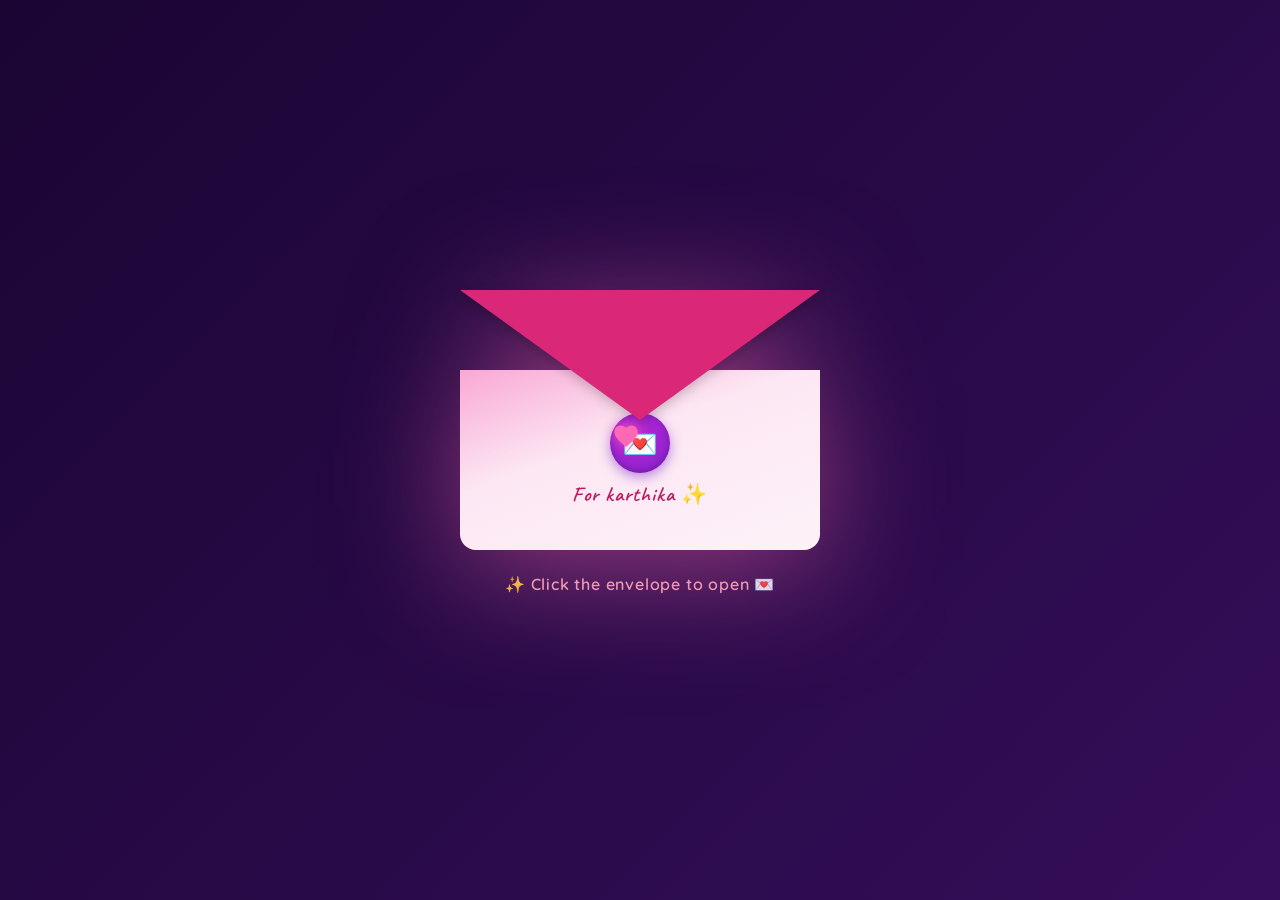
<file: letter.html>
<!DOCTYPE html>
<html lang="en">

<head>
    <meta charset="UTF-8">
    <meta name="viewport" content="width=device-width, initial-scale=1.0">
    <title>A Letter For You 💌</title>
    <meta name="description" content="A heartfelt birthday letter written just for you, karthika 💖">
    <link
        href="https://fonts.googleapis.com/css2?family=Dancing+Script:wght@600;700&family=Quicksand:wght@400;500;600&family=Caveat:wght@400;600;700&display=swap"
        rel="stylesheet">
    <script src="https://cdnjs.cloudflare.com/ajax/libs/gsap/3.12.2/gsap.min.js"></script>
    <link rel="stylesheet" href="letter.css">
</head>

<body>

    <!-- Custom Cursor -->
    <div class="cursor">
        <svg viewBox="0 0 24 24">
            <path fill="#ff69b4"
                d="M12 21.35l-1.45-1.32C5.4 15.36 2 12.28 2 8.5 2 5.42 4.42 3 7.5 3c1.74 0 3.41.81 4.5 2.09C13.09 3.81 14.76 3 16.5 3 19.58 3 22 5.42 22 8.5c0 3.78-3.4 6.86-8.55 11.54L12 21.35z" />
        </svg>
    </div>

    <!-- Floating rose petals -->
    <div class="petals-bg" id="petalsBg"></div>

    <!-- Stars bg -->
    <div class="stars-bg" id="starsBg"></div>

    <!-- Page Wrapper -->
    <div class="scene" id="scene">

        <!-- ENVELOPE STAGE (shown first) -->
        <div class="env-stage" id="envStage">
            <div class="envelope" id="envelope">
                <!-- Envelope back -->
                <div class="env-back"></div>
                <!-- Envelope flap (top lid) -->
                <div class="env-flap" id="envFlap"></div>
                <!-- Envelope front body -->
                <div class="env-front">
                    <div class="env-seal" id="envSeal">
                        <span>💌</span>
                    </div>
                    <div class="env-label">For karthika ✨</div>
                </div>
            </div>
            <!-- Click hint -->
            <p class="click-hint" id="clickHint">✨ Click the envelope to open 💌</p>
        </div>

        <!-- LETTER PAPER (hidden, shown after envelope opens) -->
        <div class="letter-paper" id="letterPaper">
            <div class="letter-inner">
                <div class="letter-header">
                    <span class="letter-rose">🌹</span>
                    <span class="letter-date">On Your Special Day...</span>
                    <span class="letter-rose">🌹</span>
                </div>

                <p class="letter-salutation">Dear karthika, 💖</p>

                <p class="letter-line" style="--li:0">There are some people who walk into your life</p>
                <p class="letter-line" style="--li:1">and make the world so much brighter —</p>
                <p class="letter-line" style="--li:2">You, my dear, are exactly that person. 🌟</p>

                <p class="letter-line" style="--li:3">Your smile is a little bit of magic,</p>
                <p class="letter-line" style="--li:4">your laugh is the sweetest melody,</p>
                <p class="letter-line" style="--li:5">and your heart is pure gold. 💛</p>

                <p class="letter-line" style="--li:6">On this beautiful birthday of yours,</p>
                <p class="letter-line" style="--li:7">I hope the universe showers you</p>
                <p class="letter-line" style="--li:8">with every joy you've ever dreamed of. 🌸</p>

                <p class="letter-line" style="--li:9">May every candle you blow out tonight</p>
                <p class="letter-line" style="--li:10">carry a wish straight to your heart,</p>
                <p class="letter-line" style="--li:11">and may every single one come true. ✨</p>

                <p class="letter-sign">With all my love, always 💗<br><em>— Your Secret Birthday Elf 🧝</em></p>

                <div class="letter-btn-wrap">
                    <button class="letter-next-btn" id="letterNextBtn">
                        Now Make a Wish! 🎂
                        <span class="btn-shine"></span>
                    </button>
                </div>
            </div>
        </div>

    </div>

    <script src="letter.js"></script>
</body>

</html>
</file>
<file: style.css>
@import url('https://fonts.googleapis.com/css2?family=Dancing+Script:wght@600;700&family=Quicksand:wght@400;500;600;700&display=swap');

* {
    margin: 0;
    padding: 0;
    box-sizing: border-box;
    cursor: none;
}

/* ─── Body & Background ─── */
body {
    min-height: 100vh;
    display: flex;
    flex-direction: column;
    align-items: center;
    justify-content: center;
    background: linear-gradient(-45deg, #ffe0f0, #fce4ec, #f3e5f5, #fce4ec, #fff3e0);
    background-size: 400% 400%;
    animation: gradientBG 12s ease infinite;
    font-family: 'Quicksand', sans-serif;
    overflow: hidden;
    position: relative;
}

@keyframes gradientBG {
    0%   { background-position: 0% 50%; }
    50%  { background-position: 100% 50%; }
    100% { background-position: 0% 50%; }
}

/* ─── Particle Canvas ─── */
#particleCanvas {
    position: fixed;
    top: 0; left: 0;
    width: 100%; height: 100%;
    pointer-events: none;
    z-index: 0;
}

/* ─── Custom Heart Cursor ─── */
.cursor {
    width: 28px;
    height: 28px;
    position: fixed;
    pointer-events: none;
    z-index: 9999;
    transform: translate(-50%, -50%);
    transition: transform 0.15s ease;
    filter: drop-shadow(0 0 6px rgba(255,105,180,0.7));
}
.cursor svg { width: 100%; height: 100%; }
.cursor.clicked { transform: translate(-50%, -50%) scale(1.6); }

/* ─── Petals ─── */
.petals-container {
    position: fixed; top: 0; left: 0;
    width: 100%; height: 100%;
    pointer-events: none; z-index: 1;
    overflow: hidden;
}
.petal {
    position: absolute;
    top: -40px;
    font-size: 1.4rem;
    animation: petalFall linear infinite;
    opacity: 0.85;
}
@keyframes petalFall {
    0%   { transform: translateY(0) rotate(0deg) translateX(0); opacity: 0.9; }
    100% { transform: translateY(110vh) rotate(720deg) translateX(60px); opacity: 0; }
}

/* ─── Main Container ─── */
.container {
    text-align: center;
    z-index: 3;
    position: relative;
    padding: 2rem;
    animation: containerReveal 1s ease both;
}

@keyframes containerReveal {
    0%   { opacity: 0; transform: translateY(30px); }
    100% { opacity: 1; transform: translateY(0); }
}

/* ─── Star Row ─── */
.star-row {
    display: flex;
    justify-content: center;
    gap: 0.8rem;
    font-size: 1.4rem;
    margin-bottom: 1rem;
    animation: fadeInDown 1.2s ease both;
}
.star-row span {
    display: inline-block;
    animation: starPulse 2s ease-in-out infinite;
}
.star-row span:nth-child(1) { animation-delay: 0s; }
.star-row span:nth-child(2) { animation-delay: 0.2s; }
.star-row span:nth-child(3) { animation-delay: 0.4s; }
.star-row span:nth-child(4) { animation-delay: 0.6s; }
.star-row span:nth-child(5) { animation-delay: 0.8s; }

@keyframes starPulse {
    0%, 100% { transform: scale(1); }
    50% { transform: scale(1.3) rotate(15deg); }
}

/* ─── Titles ─── */
.title-wrap {
    margin-bottom: 1.5rem;
}

.main-title {
    font-family: 'Dancing Script', cursive;
    font-size: 3.8rem;
    font-weight: 700;
    background: linear-gradient(135deg, #ff69b4, #da70d6, #ff1493, #ff69b4);
    background-size: 300% 300%;
    -webkit-background-clip: text;
    -webkit-text-fill-color: transparent;
    background-clip: text;
    animation: titleGradient 4s ease infinite, fadeInDown 1s ease both;
    text-shadow: none;
    filter: drop-shadow(0 2px 8px rgba(255, 105, 180, 0.3));
    opacity: 0;
}

.name-title {
    font-family: 'Dancing Script', cursive;
    font-size: 4.5rem;
    font-weight: 700;
    background: linear-gradient(135deg, #a855f7, #ec4899, #f43f5e);
    background-size: 300% 300%;
    -webkit-background-clip: text;
    -webkit-text-fill-color: transparent;
    background-clip: text;
    animation: titleGradient 4s ease infinite 0.5s, fadeInUp 1.2s ease 0.3s both;
    filter: drop-shadow(0 2px 12px rgba(168, 85, 247, 0.4));
    opacity: 0;
}

@keyframes titleGradient {
    0%   { background-position: 0% 50%; }
    50%  { background-position: 100% 50%; }
    100% { background-position: 0% 50%; }
}

/* ─── Greeting Typewriter ─── */
.greeting {
    font-size: 1.25rem;
    color: #7c3aed;
    font-weight: 600;
    margin-bottom: 1.5rem;
    min-height: 2em;
    letter-spacing: 0.02em;
    opacity: 0;
    animation: fadeIn 1s ease 1.5s both;
}
.greeting::after {
    content: '|';
    animation: blink 0.8s step-end infinite;
    color: #ff69b4;
}
@keyframes blink { 0%,100% { opacity: 1; } 50% { opacity: 0; } }

/* ─── Badge ─── */
.badge {
    display: inline-block;
    background: rgba(255, 255, 255, 0.7);
    backdrop-filter: blur(10px);
    border: 2px solid rgba(255, 105, 180, 0.3);
    border-radius: 50px;
    padding: 0.5rem 1.5rem;
    font-size: 0.95rem;
    font-weight: 600;
    color: #be185d;
    margin-bottom: 2rem;
    animation: fadeIn 1s ease 2s both, badgeFloat 3s ease-in-out infinite 2.5s;
}
@keyframes badgeFloat {
    0%, 100% { transform: translateY(0); }
    50% { transform: translateY(-6px); }
}

/* ─── CTA Button ─── */
.cta-button {
    position: relative;
    padding: 1rem 2.5rem;
    font-size: 1.15rem;
    font-weight: 700;
    font-family: 'Quicksand', sans-serif;
    background: linear-gradient(135deg, #ff69b4, #da70d6, #c084fc);
    border: none;
    border-radius: 60px;
    color: white;
    cursor: pointer;
    overflow: hidden;
    box-shadow: 0 8px 30px rgba(255, 105, 180, 0.5);
    transition: transform 0.3s, box-shadow 0.3s;
    opacity: 0;
    animation: fadeInUp 1s ease 2.2s both;
    letter-spacing: 0.03em;
}

.cta-button:hover {
    transform: scale(1.08) translateY(-3px);
    box-shadow: 0 14px 40px rgba(255, 105, 180, 0.65);
}

.cta-button:active {
    transform: scale(0.96);
}

/* Shine sweep effect */
.btn-shine {
    position: absolute;
    top: 0; left: -100%;
    width: 60%; height: 100%;
    background: linear-gradient(90deg, transparent, rgba(255,255,255,0.4), transparent);
    transform: skewX(-20deg);
    animation: btnShine 3s ease-in-out infinite 3s;
}
@keyframes btnShine {
    0%   { left: -100%; }
    40%  { left: 150%; }
    100% { left: 150%; }
}

/* ─── Bottom Floating Emojis ─── */
.bottom-emojis {
    margin-top: 2rem;
    display: flex;
    justify-content: center;
    gap: 1.5rem;
}
.float-em {
    font-size: 1.6rem;
    display: inline-block;
    animation: floatEm 2.5s ease-in-out infinite;
    animation-delay: var(--d, 0s);
}
@keyframes floatEm {
    0%, 100% { transform: translateY(0) rotate(-5deg); }
    50% { transform: translateY(-15px) rotate(5deg); }
}

/* ─── Floating GSAP Elements ─── */
.floating {
    position: absolute;
    pointer-events: none;
    opacity: 0;
    z-index: 2;
}

/* ─── Keyframe Utilities ─── */
@keyframes fadeIn {
    0%   { opacity: 0; }
    100% { opacity: 1; }
}
@keyframes fadeInDown {
    0%   { opacity: 0; transform: translateY(-20px); }
    100% { opacity: 1; transform: translateY(0); }
}
@keyframes fadeInUp {
    0%   { opacity: 0; transform: translateY(20px); }
    100% { opacity: 1; transform: translateY(0); }
}

/* ─── Scrollbar ─── */
::-webkit-scrollbar { width: 8px; }
::-webkit-scrollbar-track { background: rgba(255,255,255,0.3); }
::-webkit-scrollbar-thumb {
    background: linear-gradient(#ff69b4, #da70d6);
    border-radius: 4px;
}

/* ─── Responsive ─── */
@media (max-width: 768px) {
    .main-title  { font-size: 2.6rem; }
    .name-title  { font-size: 3rem; }
    .greeting    { font-size: 1rem; }
    .cta-button  { font-size: 1rem; padding: 0.85rem 2rem; }
    .star-row    { font-size: 1.1rem; }
}
</file>
<file: cake.css>
@import url('https://fonts.googleapis.com/css2?family=Dancing+Script:wght@600;700&family=Quicksand:wght@400;500;600;700&display=swap');

* { margin: 0; padding: 0; box-sizing: border-box; cursor: none; }

/* ─── Body ─── */
body {
    min-height: 100vh;
    display: flex; align-items: center; justify-content: center;
    background: linear-gradient(-45deg, #0f0c29, #302b63, #24243e, #1a0533);
    background-size: 400% 400%;
    animation: bgPulse 14s ease infinite;
    font-family: 'Quicksand', sans-serif;
    overflow-x: hidden; overflow-y: auto;
}
@keyframes bgPulse {
    0%, 100% { background-position: 0% 50%; }
    50%       { background-position: 100% 50%; }
}

/* ─── Cursor ─── */
.cursor {
    width: 28px; height: 28px;
    position: fixed; pointer-events: none; z-index: 9999;
    transform: translate(-50%, -50%);
    filter: drop-shadow(0 0 6px rgba(255,105,180,0.7));
}
.cursor svg { width: 100%; height: 100%; }

/* ─── Stars ─── */
.stars-wrap {
    position: fixed; top: 0; left: 0;
    width: 100%; height: 100%; pointer-events: none; z-index: 0;
}
.star-dot {
    position: absolute; border-radius: 50%; background: white;
    animation: twinkle var(--td,3s) ease-in-out infinite var(--delay,0s);
    opacity: 0;
}
@keyframes twinkle {
    0%,100% { opacity:0; transform:scale(.5); }
    50%      { opacity:.9; transform:scale(1); }
}

/* ─── Confetti ─── */
.confetti-layer {
    position: fixed; top: 0; left: 0;
    width: 100%; height: 100%; pointer-events: none; z-index: 100;
}
.confetti-piece {
    position: absolute;
    top: -20px;
    width: 10px; height: 10px;
    border-radius: 2px;
    animation: confettiFall linear forwards;
    opacity: 0.9;
}
@keyframes confettiFall {
    0%   { transform: translateY(0) rotate(0deg) translateX(0); opacity: 1; }
    100% { transform: translateY(110vh) rotate(720deg) translateX(var(--cx, 0)); opacity: 0; }
}

/* ─── Page Wrapper ─── */
.page-wrap {
    position: relative; z-index: 5;
    display: flex; flex-direction: column;
    align-items: center; gap: 1.2rem;
    padding: 2rem 1rem 3rem;
    width: 100%; max-width: 600px;
    margin: auto;
}

/* ─── Titles ─── */
.cake-title {
    font-family: 'Dancing Script', cursive;
    font-size: 3.5rem; font-weight: 700;
    background: linear-gradient(135deg, #fbbf24, #f97316, #ec4899);
    -webkit-background-clip: text; -webkit-text-fill-color: transparent;
    background-clip: text;
    filter: drop-shadow(0 2px 10px rgba(251,191,36,0.5));
    animation: titlePop 1s ease both;
    text-align: center;
}
@keyframes titlePop {
    0%   { opacity:0; transform: scale(0.7); }
    100% { opacity:1; transform: scale(1); }
}
.cake-subtitle {
    font-size: 1rem; font-weight: 600;
    color: rgba(255,182,193,0.85);
    text-align: center; max-width: 320px;
    animation: fadeUp 1s ease 0.5s both;
}

/* ─── Cake Scene ─── */
.cake-scene {
    display: flex; flex-direction: column;
    align-items: center;
    animation: fadeUp 1s ease 0.8s both;
    position: relative;
}

/* ─── Candles Row ─── */
.candles-row {
    display: flex; gap: 12px;
    align-items: flex-end;
    margin-bottom: -2px;
    position: relative; z-index: 10;
}

/* Single candle */
.candle {
    display: flex; flex-direction: column; align-items: center;
    cursor: pointer;
    position: relative;
}
.candle-flame {
    width: 18px; height: 26px;
    background: radial-gradient(ellipse at 50% 85%, #fff176, #ffb300 40%, #ff6f00 75%, transparent 100%);
    border-radius: 50% 50% 30% 30%;
    position: relative;
    animation: flicker 0.5s ease-in-out infinite alternate;
    filter: drop-shadow(0 0 8px rgba(255,179,0,0.9));
    transform-origin: bottom center;
    transition: all 0.3s;
}
.candle-flame::after {
    content: '';
    position: absolute; left: 50%; bottom: 2px;
    transform: translateX(-50%);
    width: 6px; height: 12px;
    background: radial-gradient(ellipse, #fff9c4, transparent 80%);
    border-radius: 50%;
}
.candle-flame.out {
    background: none; filter: none;
    animation: none;
    width: 4px; height: 6px;
    background: rgba(255,255,255,0.2);
}
.candle-flame.out::after { display: none; }

/* Smoke on blow-out */
.candle-smoke {
    width: 4px; height: 0; opacity: 0;
    background: rgba(200,200,200,0.5);
    border-radius: 50%;
    position: absolute; top: -30px; left: 50%;
    transform: translateX(-50%);
}
.candle-smoke.smoking {
    animation: smokeUp 1.5s ease forwards;
}
@keyframes smokeUp {
    0%   { height: 4px; opacity: 0.8; top: -10px; width: 4px; }
    100% { height: 40px; opacity: 0; top: -50px; width: 12px; }
}

@keyframes flicker {
    0%   { transform: scaleX(1) scaleY(1) rotate(-2deg); }
    100% { transform: scaleX(0.85) scaleY(1.1) rotate(2deg); }
}

.candle-body {
    width: 18px; height: 52px;
    border-radius: 4px 4px 2px 2px;
    position: relative; overflow: hidden;
}
.candle-body::after {
    content: '';
    position: absolute; top: 0; left: 0;
    width: 100%; height: 100%;
    background: linear-gradient(90deg, rgba(255,255,255,0.3) 0%, transparent 50%, rgba(0,0,0,0.15) 100%);
}
.candle-wick {
    width: 2px; height: 8px;
    background: #333;
    border-radius: 1px;
    margin-bottom: 1px;
}

/* Candle colors */
.candle:nth-child(1) .candle-body { background: linear-gradient(180deg, #f06292, #e91e63); }
.candle:nth-child(2) .candle-body { background: linear-gradient(180deg, #ce93d8, #9c27b0); }
.candle:nth-child(3) .candle-body { background: linear-gradient(180deg, #81d4fa, #0288d1); }
.candle:nth-child(4) .candle-body { background: linear-gradient(180deg, #a5d6a7, #388e3c); }
.candle:nth-child(5) .candle-body { background: linear-gradient(180deg, #ffe082, #f57f17); }

/* ─── Cake Tiers ─── */
.cake-top-tier {
    width: 180px; height: 70px;
    background: linear-gradient(180deg, #f8bbd9 0%, #f48fb1 100%);
    border-radius: 12px 12px 0 0;
    box-shadow: 0 4px 16px rgba(244,143,177,0.4), inset 0 -3px 8px rgba(0,0,0,0.1);
    display: flex; align-items: center; justify-content: center;
    position: relative;
}
.tier-deco {
    font-family: 'Quicksand', sans-serif;
    font-size: 0.6rem; font-weight: 700;
    color: white; text-align: center;
    text-shadow: 0 1px 2px rgba(0,0,0,0.2);
    letter-spacing: 0.05em;
    padding: 0 6px;
}

.cake-mid-tier {
    width: 260px; height: 80px;
    background: linear-gradient(180deg, #e1bee7 0%, #ce93d8 100%);
    box-shadow: 0 4px 16px rgba(206,147,216,0.4), inset 0 -3px 8px rgba(0,0,0,0.1);
    position: relative;
    display: flex; align-items: center; justify-content: center;
}
.tier-deco-mid {
    font-family: 'Dancing Script', cursive;
    font-size: 1.2rem; font-weight: 700;
    color: white;
    text-shadow: 0 1px 3px rgba(0,0,0,0.25);
}

.cake-bot-tier {
    width: 340px; height: 90px;
    background: linear-gradient(180deg, #fce4ec 0%, #f48fb1 100%);
    box-shadow: 0 4px 16px rgba(244,143,177,0.5), inset 0 -3px 8px rgba(0,0,0,0.1);
    position: relative;
    display: flex; align-items: center; justify-content: center;
    border-radius: 0 0 12px 12px;
}
.tier-deco-bot {
    font-size: 1rem; letter-spacing: 0.2em;
}

/* Frosting drip effect */
.frosting-drips {
    position: absolute; top: -10px; left: 0;
    width: 100%; display: flex;
    justify-content: space-around; padding: 0 8px;
    pointer-events: none;
}
.frosting-drips span {
    display: block; width: 18px;
    background: white;
    border-radius: 0 0 50% 50%;
    opacity: 0.85;
    animation: dripDown 4s ease-in-out infinite;
}
.frosting-drips span:nth-child(odd)  { height: 14px; animation-delay: 0.2s; }
.frosting-drips span:nth-child(even) { height: 20px; animation-delay: 0.8s; }
@keyframes dripDown {
    0%,100% { height: var(--h, 14px); }
    50%      { height: calc(var(--h, 14px) + 4px); }
}

.cake-plate {
    width: 380px; height: 16px;
    background: linear-gradient(180deg, #ffe0b2, #ffb74d);
    border-radius: 0 0 50% 50%;
    box-shadow: 0 8px 20px rgba(0,0,0,0.2);
}

/* ─── Blow Button ─── */
.blow-btn {
    position: relative;
    padding: 0.85rem 2.2rem;
    font-size: 1.1rem; font-weight: 700;
    font-family: 'Quicksand', sans-serif;
    background: linear-gradient(135deg, #f97316, #ec4899);
    border: none; border-radius: 50px;
    color: white; cursor: pointer; overflow: hidden;
    box-shadow: 0 8px 28px rgba(249,115,22,0.5);
    transition: transform 0.3s, box-shadow 0.3s;
    animation: fadeUp 1s ease 1.2s both;
}
.blow-btn:hover {
    transform: scale(1.07) translateY(-3px);
    box-shadow: 0 14px 40px rgba(249,115,22,0.7);
}

/* ─── Wish Reveal ─── */
.wish-reveal {
    display: flex; flex-direction: column;
    align-items: center; gap: 1rem;
    text-align: center;
    padding: 2rem;
    background: rgba(255,255,255,0.07);
    backdrop-filter: blur(12px);
    border: 1px solid rgba(255,182,193,0.25);
    border-radius: 24px;
    max-width: 480px;
    opacity: 0; transform: scale(0.85);
    transition: opacity 0.6s ease, transform 0.6s ease;
    pointer-events: none;
}
.wish-reveal.visible {
    opacity: 1; transform: scale(1);
    pointer-events: all;
}
.wish-emoji-row { font-size: 2rem; letter-spacing: 0.3rem; }

.wish-title {
    font-family: 'Dancing Script', cursive;
    font-size: 2.5rem; font-weight: 700;
    background: linear-gradient(135deg, #fbbf24, #ec4899, #a855f7);
    -webkit-background-clip: text; -webkit-text-fill-color: transparent;
    background-clip: text;
    filter: drop-shadow(0 2px 8px rgba(236,72,153,0.4));
}
.wish-text {
    font-size: 1.05rem; font-weight: 500;
    color: rgba(255,240,245,0.9); line-height: 1.8;
    max-width: 360px;
}
.wish-hearts { font-size: 1.8rem; letter-spacing: 0.3rem; animation: heartPulse 1.5s ease-in-out infinite; }
@keyframes heartPulse {
    0%,100% { transform: scale(1); }
    50%      { transform: scale(1.12); }
}

.wish-next-btn {
    position: relative;
    padding: 0.85rem 2.2rem;
    font-size: 1.05rem; font-weight: 700;
    font-family: 'Quicksand', sans-serif;
    background: linear-gradient(135deg, #db2777, #7c3aed);
    border: none; border-radius: 50px;
    color: white; cursor: pointer; overflow: hidden;
    box-shadow: 0 8px 28px rgba(219,39,119,0.5);
    transition: transform 0.3s, box-shadow 0.3s;
}
.wish-next-btn:hover {
    transform: scale(1.07) translateY(-3px);
    box-shadow: 0 12px 36px rgba(219,39,119,0.7);
}

/* Shared shine */
.btn-shine {
    position: absolute; top: 0; left: -100%;
    width: 60%; height: 100%;
    background: linear-gradient(90deg, transparent, rgba(255,255,255,0.35), transparent);
    transform: skewX(-20deg);
    animation: btnShine 3s ease-in-out infinite 2s;
}
@keyframes btnShine {
    0%  { left: -100%; }
    40% { left: 150%; }
    100%{ left: 150%; }
}

/* ─── Utilities ─── */
@keyframes fadeUp {
    0%   { opacity:0; transform: translateY(24px); }
    100% { opacity:1; transform: translateY(0); }
}

/* ─── Responsive ─── */
@media (max-width: 480px) {
    .cake-title { font-size: 2.5rem; }
    .cake-top-tier { width: 140px; }
    .cake-mid-tier { width: 200px; }
    .cake-bot-tier { width: 260px; }
    .cake-plate    { width: 300px; }
    .tier-deco { font-size: 0.5rem; }
    .tier-deco-mid { font-size: 1rem; }
    .candle-body { width: 14px; height: 42px; }
    .candles-row { gap: 8px; }
}
</file>
<file: cause.css>
@import url('https://fonts.googleapis.com/css2?family=Bubblegum+Sans&family=Comic+Neue:wght@700&family=Quicksand:wght@500&display=swap');

* {
    margin: 0;
    padding: 0;
    box-sizing: border-box;
    cursor: none;
}

body {
    min-height: 100vh;
    background: linear-gradient(-45deg, #ffe6e6, #e6e6ff, #ffebf5);
    background-size: 400% 400%;
    animation: gradientBG 15s ease infinite;
    font-family: 'Quicksand', sans-serif;
    overflow-x: hidden;
    padding: 2rem;
}

.custom-cursor {
    width: 30px;
    height: 30px;
    position: fixed;
    pointer-events: none;
    z-index: 9999;
    mix-blend-mode: difference;
    transition: transform 0.1s;
}

.custom-cursor svg {
    width: 100%;
    height: 100%;
    filter: drop-shadow(0 0 5px rgba(255, 182, 193, 0.5));
}

.container {
    max-width: 1200px;
    margin: 0 auto;
    text-align: center;
    position: relative;
    z-index: 1;
}

h1 {
    font-family: 'Bubblegum Sans', cursive;
    font-size: 3rem;
    color: #ff69b4;
    text-shadow: 2px 2px 4px rgba(255, 105, 180, 0.3);
    margin-bottom: 2rem;
    animation: bounce 1s ease infinite;
}

.reason-card {
    background: rgba(255, 255, 255, 0.9);
    border-radius: 20px;
    padding: 2rem;
    margin: 1.5rem;
    box-shadow: 0 5px 15px rgba(0, 0, 0, 0.1);
    transition: transform 0.3s, box-shadow 0.3s;
    cursor: pointer;
    position: relative;
    overflow: hidden;
}

.reason-card:hover {
    transform: translateY(-5px);
    box-shadow: 0 8px 25px rgba(255, 105, 180, 0.2);
}

.reason-text {
    font-size: 1.2rem;
    margin-bottom: 1rem;
    position: relative;
    z-index: 2;
}

.gif-overlay {
    position: absolute;
    top: 0;
    left: 0;
    width: 100%;
    height: 100%;
    background: rgba(255, 255, 255, 0.95);
    display: flex;
    align-items: center;
    justify-content: center;
    opacity: 0;
    transition: opacity 0.3s;
    z-index: 1;
}

.reason-card:hover .gif-overlay {
    opacity: 1;
}

.shuffle-button {
    background: linear-gradient(45deg, #ff69b4, #ff99cc);
    border: none;
    border-radius: 50px;
    padding: 1rem 2rem;
    font-size: 1.2rem;
    color: white;
    margin: 2rem 0;
    cursor: pointer;
    transition: transform 0.3s;
    font-family: 'Comic Neue', cursive;
    box-shadow: 0 5px 15px rgba(255, 105, 180, 0.3);
}

.shuffle-button:hover {
    transform: scale(1.1);
}

.floating {
    position: fixed;
    pointer-events: none;
    animation: float 3s ease-in-out infinite;
}

.ending-section {
    margin-top: 4rem;
    padding: 2rem;
    text-align: center;
}

.ending-text {
    font-family: 'Bubblegum Sans', cursive;
    font-size: 2rem;
    color: #ff69b4;
    margin-bottom: 2rem;
    opacity: 0;
    transform: translateY(20px);
}

.teddy-hug {
    width: 200px;
    margin: 0 auto;
    transform: scale(0);
}

@keyframes gradientBG {
    0% { background-position: 0% 50%; }
    50% { background-position: 100% 50%; }
    100% { background-position: 0% 50%; }
}

@keyframes float {
    0%, 100% { transform: translateY(0); }
    50% { transform: translateY(-20px); }
}

@keyframes bounce {
    0%, 100% { transform: translateY(0); }
    50% { transform: translateY(-10px); }
}

@media (max-width: 768px) {
    h1 { font-size: 2rem; }
    .reason-card { margin: 1rem; }
    .reason-text { font-size: 1rem; }
}
.shuffle-button {
    background: linear-gradient(45deg, #ff69b4, #ff99cc);
    border: none;
    border-radius: 50px;
    padding: 1rem 2rem;
    font-size: 1.2rem;
    color: white;
    margin: 2rem 0;
    cursor: pointer;
    transition: all 0.3s;
    font-family: 'Comic Neue', cursive;
    box-shadow: 0 5px 15px rgba(255, 105, 180, 0.3);
}

.shuffle-button.story-mode {
    background: linear-gradient(45deg, #9b6dff, #ff6dc7);
    transform: scale(1.1);
}

.shuffle-button:hover {
    transform: scale(1.1);
}

.shuffle-button.story-mode:hover {
    transform: scale(1.2);
}

.reason-counter {
    font-size: 0.9rem;
    color: #ff69b4;
    margin-top: 1rem;
    opacity: 0.7;
}
</file>
<file: letter.css>
@import url('https://fonts.googleapis.com/css2?family=Dancing+Script:wght@600;700&family=Quicksand:wght@400;500;600&family=Caveat:wght@400;600;700&display=swap');

* { margin: 0; padding: 0; box-sizing: border-box; cursor: none; }

/* ─── Body ─── */
body {
    min-height: 100vh;
    display: flex;
    align-items: center;
    justify-content: center;
    background: linear-gradient(-45deg, #1a0533, #2d0a4e, #3d1166, #1a0533);
    background-size: 400% 400%;
    animation: bgPulse 12s ease infinite;
    font-family: 'Quicksand', sans-serif;
    overflow: hidden;
    position: relative;
}
@keyframes bgPulse {
    0%   { background-position: 0% 50%; }
    50%  { background-position: 100% 50%; }
    100% { background-position: 0% 50%; }
}

/* ─── Cursor ─── */
.cursor {
    width: 28px; height: 28px;
    position: fixed; pointer-events: none; z-index: 9999;
    transform: translate(-50%, -50%);
    filter: drop-shadow(0 0 6px rgba(255,105,180,0.7));
    transition: transform 0.15s;
}
.cursor svg { width: 100%; height: 100%; }

/* ─── Stars background ─── */
.stars-bg {
    position: fixed; top: 0; left: 0;
    width: 100%; height: 100%;
    pointer-events: none; z-index: 0;
}
.star-dot {
    position: absolute;
    border-radius: 50%;
    background: white;
    animation: twinkle var(--td, 3s) ease-in-out infinite;
    animation-delay: var(--delay, 0s);
    opacity: 0;
}
@keyframes twinkle {
    0%, 100% { opacity: 0; transform: scale(0.5); }
    50%       { opacity: 0.9; transform: scale(1); }
}

/* ─── Petals bg ─── */
.petals-bg {
    position: fixed; top: 0; left: 0;
    width: 100%; height: 100%;
    pointer-events: none; z-index: 1; overflow: hidden;
}
.petal {
    position: absolute; top: -30px;
    font-size: 1.2rem;
    animation: petalFall linear infinite;
    opacity: 0.75;
}
@keyframes petalFall {
    0%   { transform: translateY(0) rotate(0deg) translateX(0); opacity: 0.9; }
    100% { transform: translateY(110vh) rotate(540deg) translateX(50px); opacity: 0; }
}

/* ─── Scene ─── */
.scene {
    position: relative; z-index: 10;
    display: flex; flex-direction: column;
    align-items: center; gap: 1.5rem;
    width: 100%; min-height: 100vh;
    padding: 3rem 1rem 4rem;
    justify-content: center;
}

/* ─── Envelope Stage ─── */
.env-stage {
    display: flex; flex-direction: column;
    align-items: center; gap: 1.5rem;
    transition: opacity 0.5s ease, transform 0.5s ease;
}

/* ─── Envelope Container ─── */
.envelope {
    position: relative;
    width: 360px;
    height: 260px;
    cursor: pointer;
    filter: drop-shadow(0 20px 60px rgba(255, 105, 180, 0.5));
    transition: filter 0.3s;
}
.envelope:hover { filter: drop-shadow(0 24px 80px rgba(255, 105, 180, 0.8)); }

/* Envelope back */
.env-back {
    position: absolute; bottom: 0; left: 0;
    width: 100%; height: 180px;
    background: linear-gradient(135deg, #be185d, #9d174d);
    border-radius: 0 0 16px 16px;
    z-index: 1;
}

/* Envelope flap (top triangle lid) */
.env-flap {
    position: absolute; top: 0; left: 0;
    width: 100%; height: 0;
    border-left:  180px solid transparent;
    border-right: 180px solid transparent;
    border-top:   130px solid #db2777;
    z-index: 4;
    transform-origin: top center;
    transition: transform 0.8s cubic-bezier(0.4, 0, 0.2, 1);
    filter: drop-shadow(0 4px 6px rgba(0,0,0,0.2));
}
.env-flap.open { transform: rotateX(180deg); }

/* Envelope front */
.env-front {
    position: absolute; bottom: 0; left: 0;
    width: 100%; height: 180px;
    background: linear-gradient(160deg, #f9a8d4 0%, #fce7f3 40%, #fdf2f8 100%);
    border-radius: 0 0 16px 16px;
    z-index: 3;
    display: flex;
    flex-direction: column;
    align-items: center;
    justify-content: center;
    gap: 0.5rem;
}

/* Wax Seal */
.env-seal {
    width: 60px; height: 60px;
    background: radial-gradient(circle at 40% 35%, #c026d3, #7e22ce);
    border-radius: 50%;
    display: flex; align-items: center; justify-content: center;
    font-size: 1.8rem;
    box-shadow: 0 4px 12px rgba(126,34,206,0.5), inset 0 -2px 6px rgba(0,0,0,0.2);
    animation: sealPulse 2s ease-in-out infinite;
    transition: transform 0.4s ease, opacity 0.4s ease;
}
@keyframes sealPulse {
    0%, 100% { transform: scale(1); box-shadow: 0 4px 12px rgba(126,34,206,0.5); }
    50%       { transform: scale(1.08); box-shadow: 0 6px 20px rgba(126,34,206,0.8); }
}
.env-seal.hidden { transform: scale(0); opacity: 0; }

.env-label {
    font-family: 'Caveat', cursive;
    font-size: 1.3rem; font-weight: 600;
    color: #be185d;
    letter-spacing: 0.05em;
}

/* ─── Letter Paper (standalone card, revealed after envelope) ─── */
.letter-paper {
    display: none;  /* hidden until JS shows it */
    width: min(500px, 92vw);
    background: linear-gradient(180deg, #fffbf5 0%, #fff9f0 100%);
    border-radius: 16px;
    box-shadow: 0 20px 60px rgba(0,0,0,0.25), 0 4px 16px rgba(255,182,193,0.3);
    border: 1px solid rgba(255, 182, 193, 0.4);
    position: relative;
    overflow: hidden;
    opacity: 0;
    transform: translateY(40px);
}

/* Lined paper effect */
.letter-paper::before {
    content: '';
    position: absolute; top: 0; left: 0;
    width: 100%; height: 100%;
    background: repeating-linear-gradient(
        transparent, transparent 28px,
        rgba(255, 182, 193, 0.22) 28px, rgba(255, 182, 193, 0.22) 29px
    );
    pointer-events: none; z-index: 0;
}

/* Red margin line */
.letter-paper::after {
    content: '';
    position: absolute; top: 0; left: 36px;
    width: 1px; height: 100%;
    background: rgba(255, 105, 180, 0.25);
    pointer-events: none; z-index: 0;
}

.letter-inner {
    padding: 1.8rem 2rem 1.6rem 2.8rem;
    position: relative; z-index: 1;
}

.letter-header {
    display: flex; align-items: center;
    justify-content: center; gap: 0.8rem;
    margin-bottom: 1rem;
}
.letter-rose { font-size: 1.3rem; }
.letter-date {
    font-family: 'Dancing Script', cursive;
    font-size: 1.1rem; color: #be185d;
    font-weight: 600;
}

.letter-salutation {
    font-family: 'Caveat', cursive;
    font-size: 1.4rem; font-weight: 700;
    color: #9d174d;
    margin-bottom: 0.8rem;
    opacity: 0; transform: translateX(-15px);
}

.letter-line {
    font-family: 'Caveat', cursive;
    font-size: 1.15rem;
    color: #4a1942;
    line-height: 1.7;
    margin-bottom: 0.1rem;
    opacity: 0; transform: translateX(-15px);
    animation-delay: calc(0.15s * var(--li));
}

.letter-sign {
    font-family: 'Dancing Script', cursive;
    font-size: 1.2rem; color: #be185d;
    font-weight: 700;
    margin-top: 1.2rem;
    text-align: right;
    opacity: 0; transform: translateY(10px);
}

/* ─── Letter Next Button ─── */
.letter-btn-wrap {
    margin-top: 1.4rem;
    display: flex; justify-content: center;
    opacity: 0; transform: translateY(10px);
}
.letter-next-btn {
    position: relative;
    padding: 0.8rem 2rem;
    font-size: 1.05rem; font-weight: 700;
    font-family: 'Quicksand', sans-serif;
    background: linear-gradient(135deg, #db2777, #9333ea);
    border: none; border-radius: 50px;
    color: white; cursor: pointer; overflow: hidden;
    box-shadow: 0 8px 24px rgba(219,39,119,0.5);
    transition: transform 0.3s, box-shadow 0.3s;
    letter-spacing: 0.03em;
}
.letter-next-btn:hover {
    transform: scale(1.07) translateY(-2px);
    box-shadow: 0 12px 32px rgba(219,39,119,0.7);
}
.btn-shine {
    position: absolute; top: 0; left: -100%;
    width: 60%; height: 100%;
    background: linear-gradient(90deg, transparent, rgba(255,255,255,0.35), transparent);
    transform: skewX(-20deg);
    animation: btnShine 3s ease-in-out infinite 2s;
}
@keyframes btnShine {
    0%  { left: -100%; }
    40% { left: 150%; }
    100%{ left: 150%; }
}

/* ─── Click Hint ─── */
.click-hint {
    font-family: 'Quicksand', sans-serif;
    font-size: 1rem; font-weight: 600;
    color: rgba(255, 182, 193, 0.9);
    letter-spacing: 0.05em;
    animation: hintPulse 2s ease-in-out infinite;
}
@keyframes hintPulse {
    0%, 100% { opacity: 0.7; transform: scale(1); }
    50%       { opacity: 1; transform: scale(1.03); }
}
.click-hint.hidden { opacity: 0; pointer-events: none; transition: opacity 0.5s; }

/* ─── Responsive ─── */
@media (max-width: 480px) {
    .envelope { width: 300px; height: 216px; }
    .env-flap { border-left: 150px solid transparent; border-right: 150px solid transparent; border-top: 108px solid #db2777; }
    .env-back, .env-front { height: 150px; }
    .letter-paper { width: 270px; }
    .letter-line { font-size: 1rem; }
}
</file>
